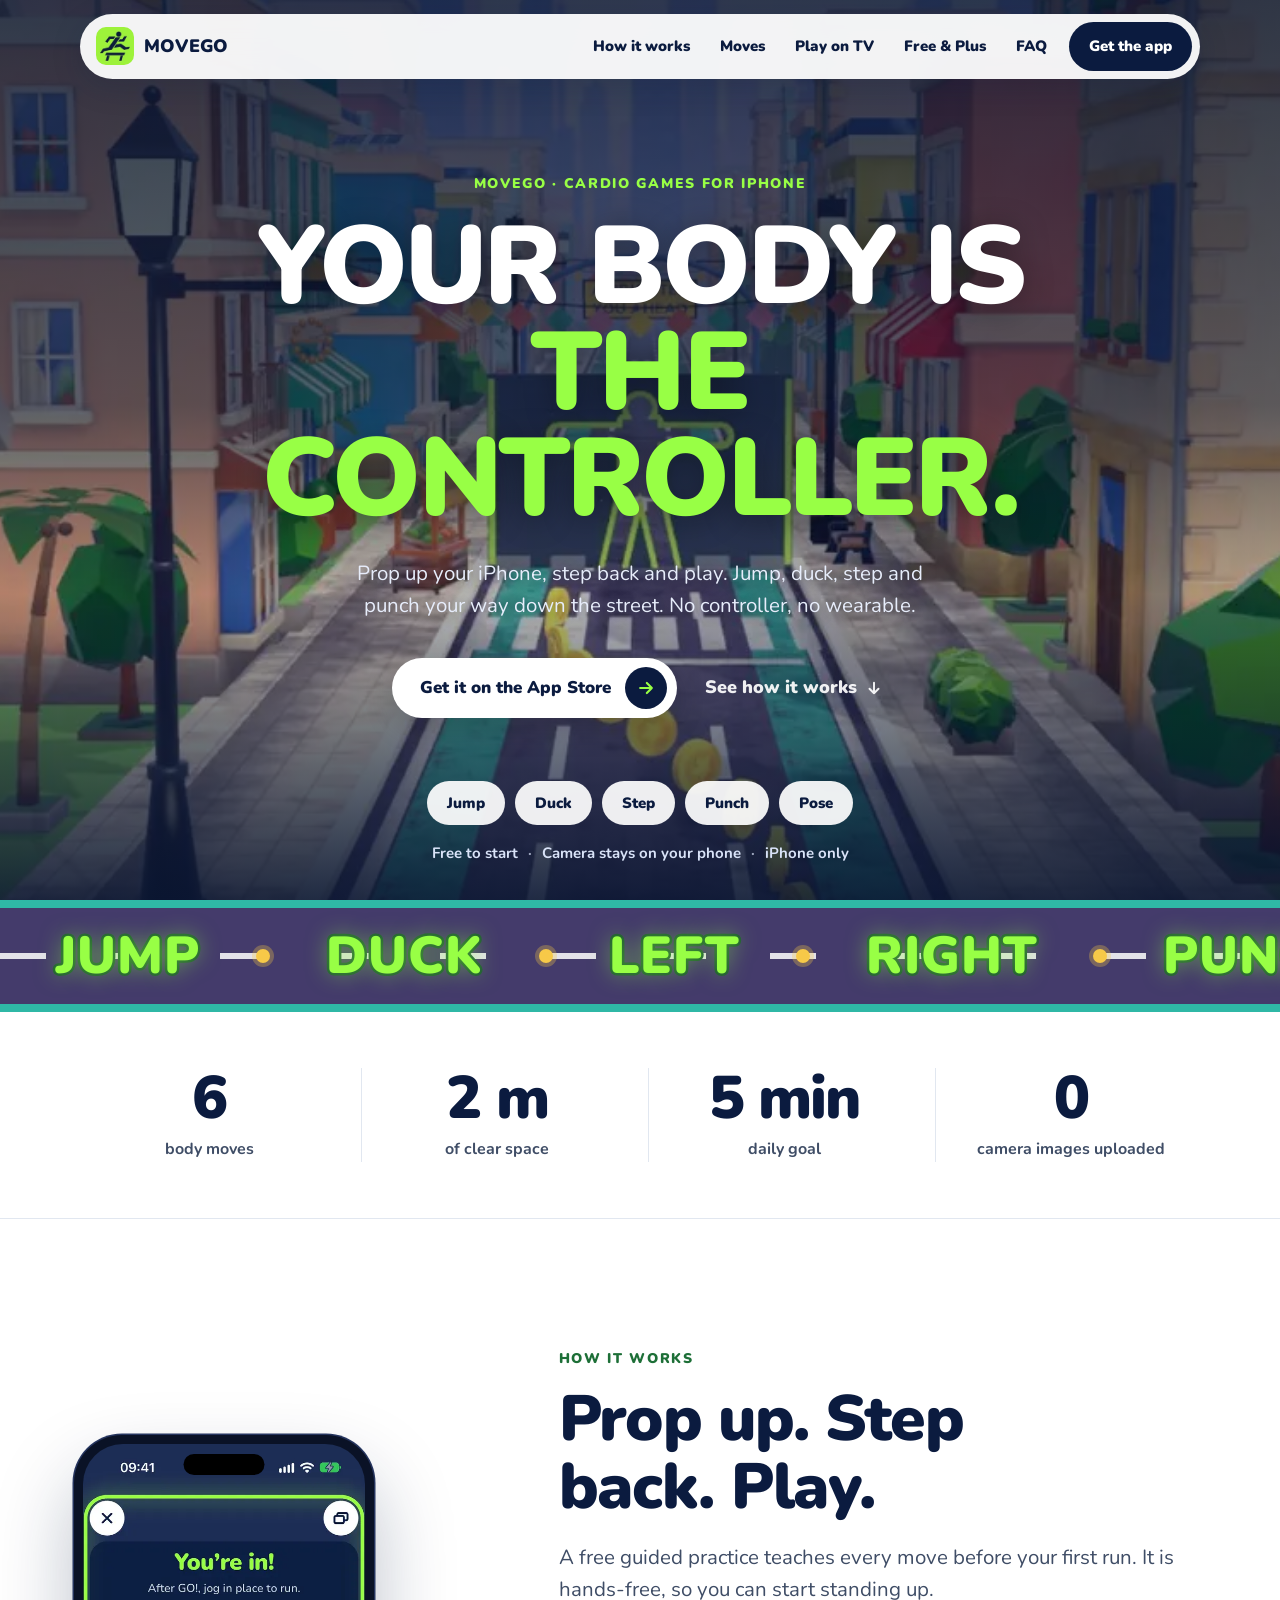
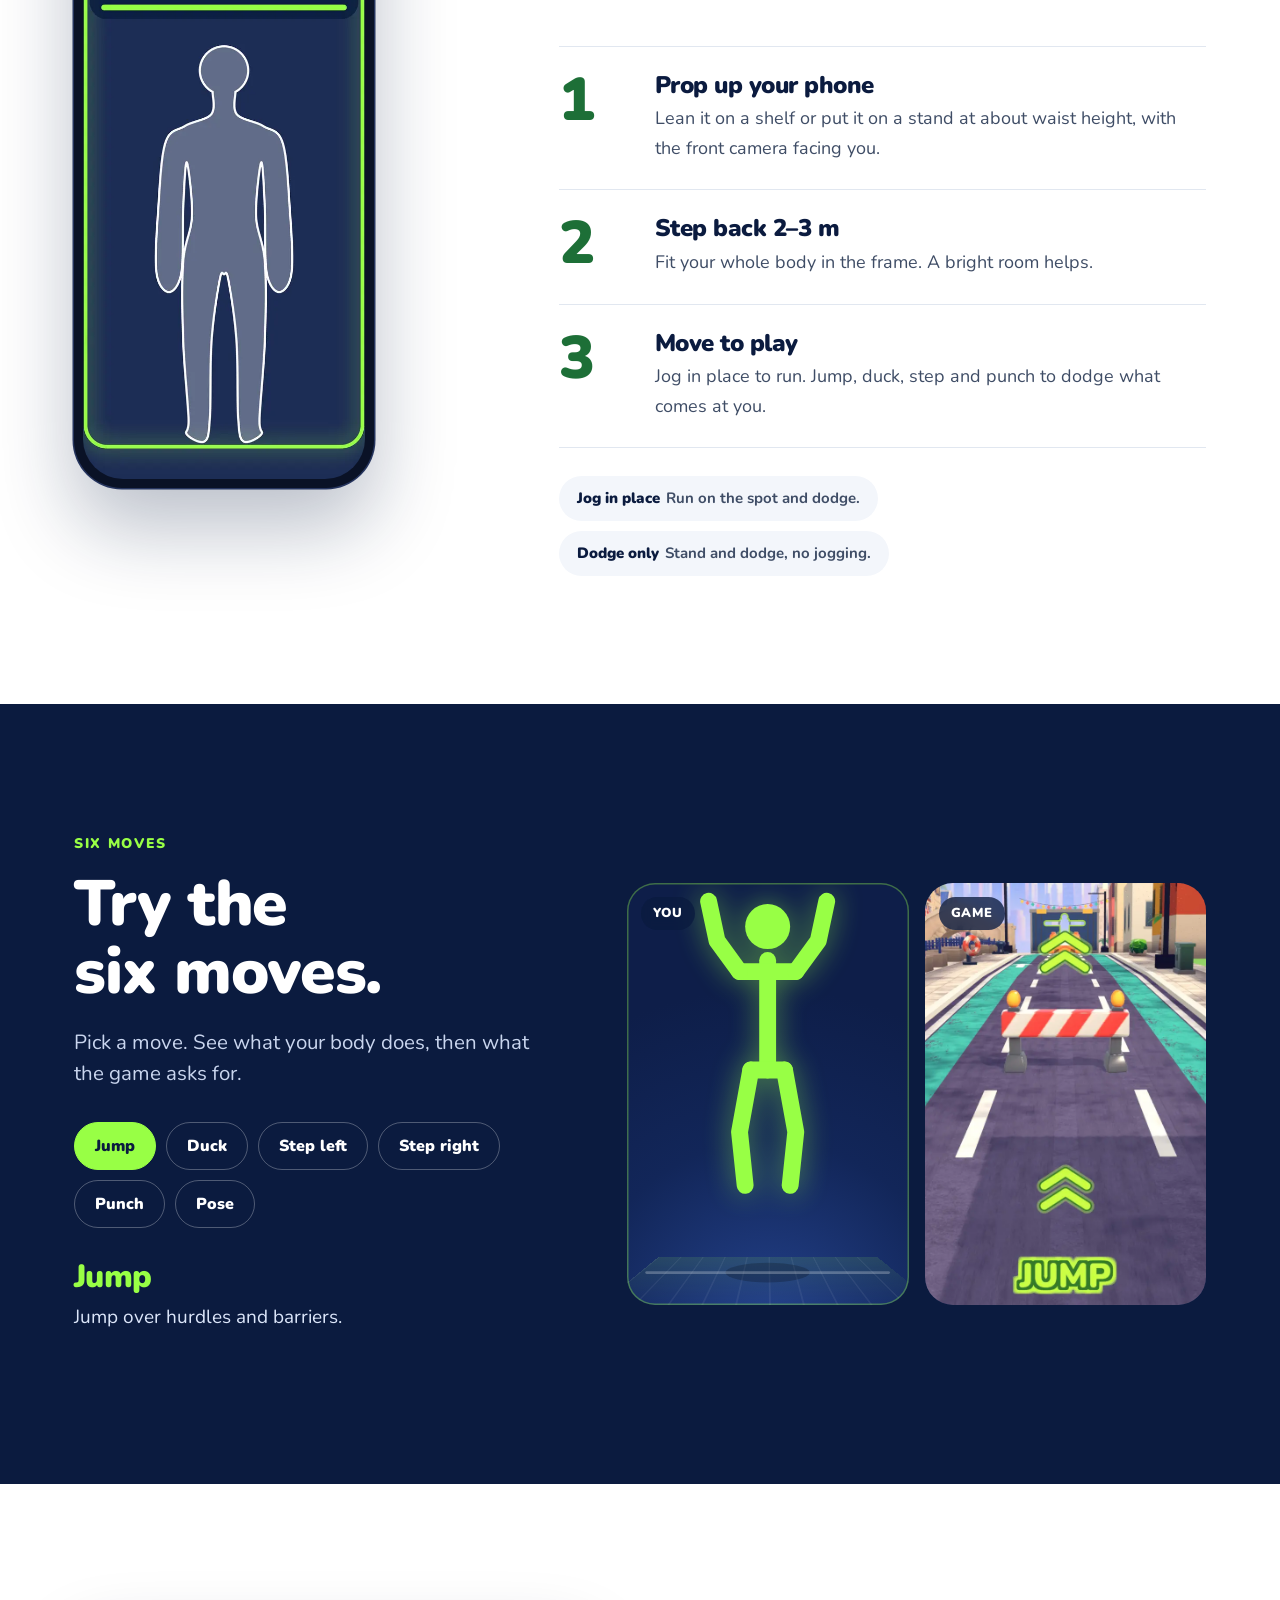
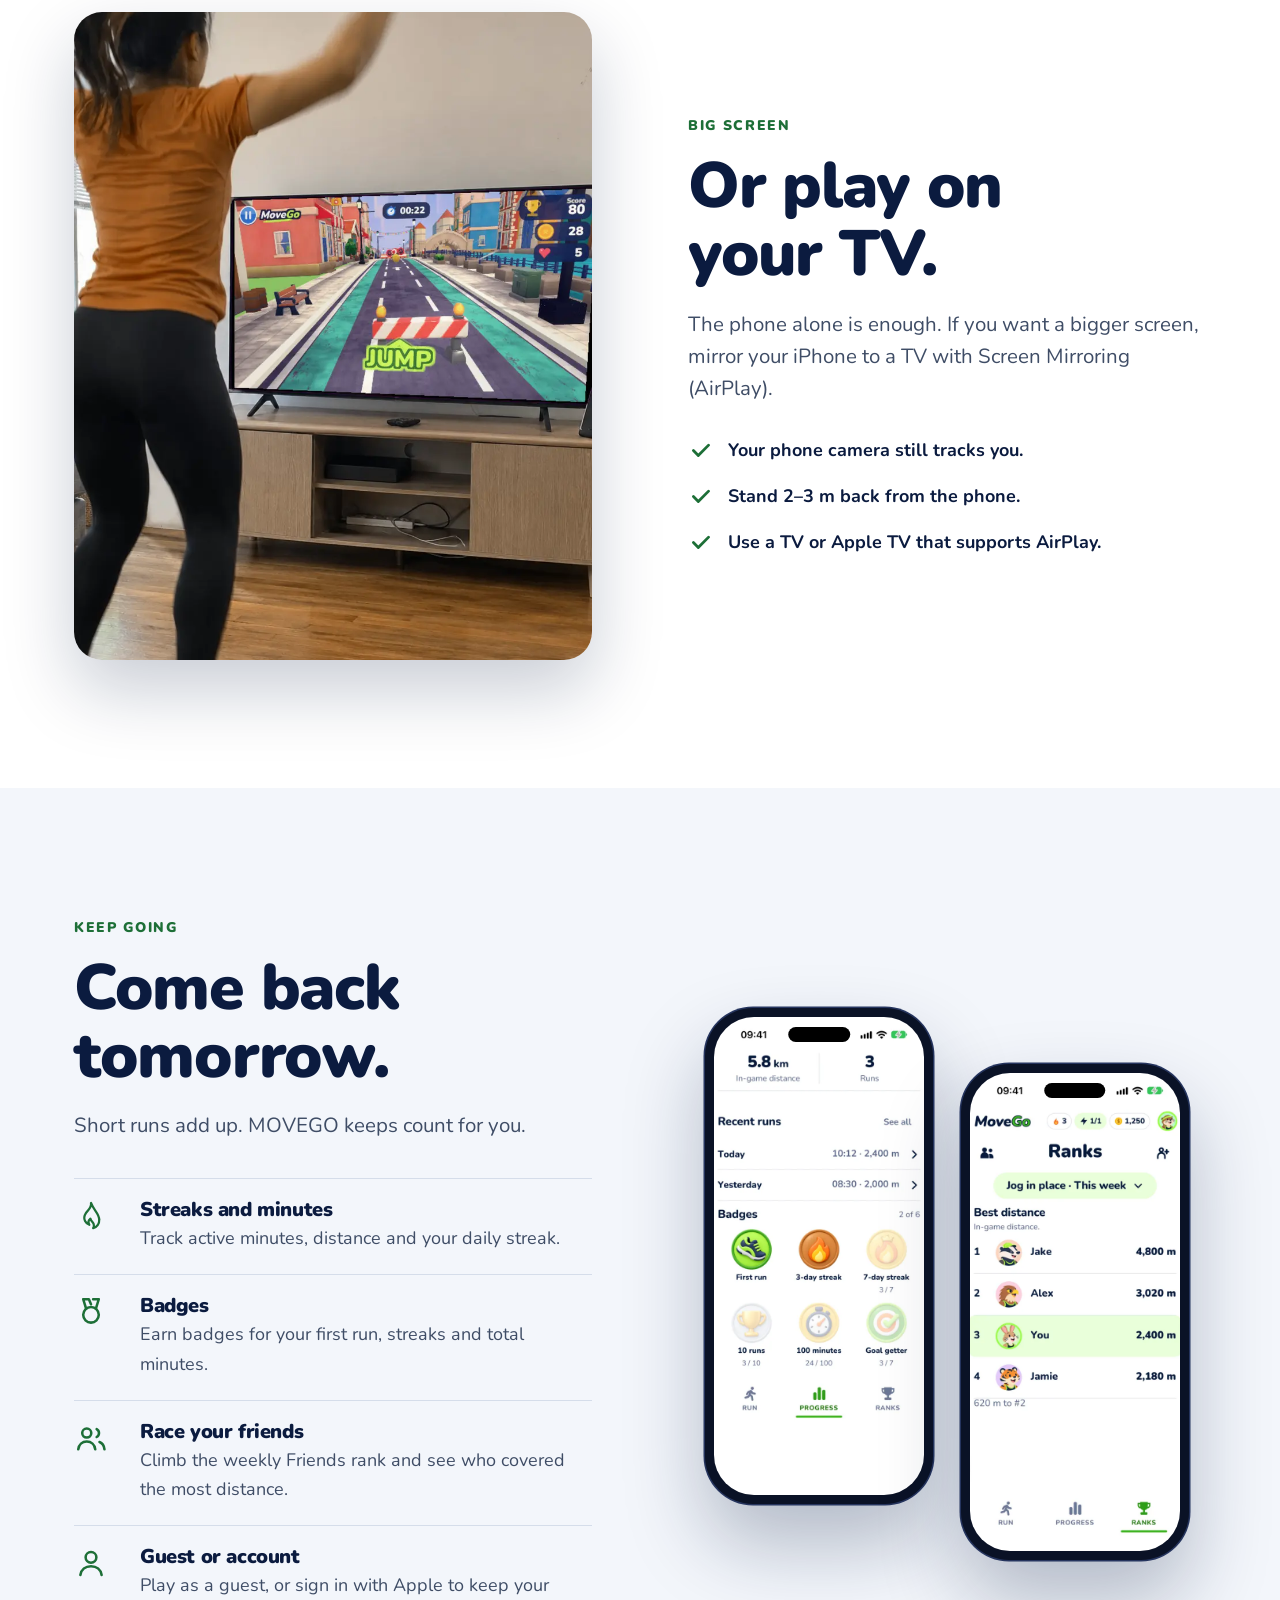
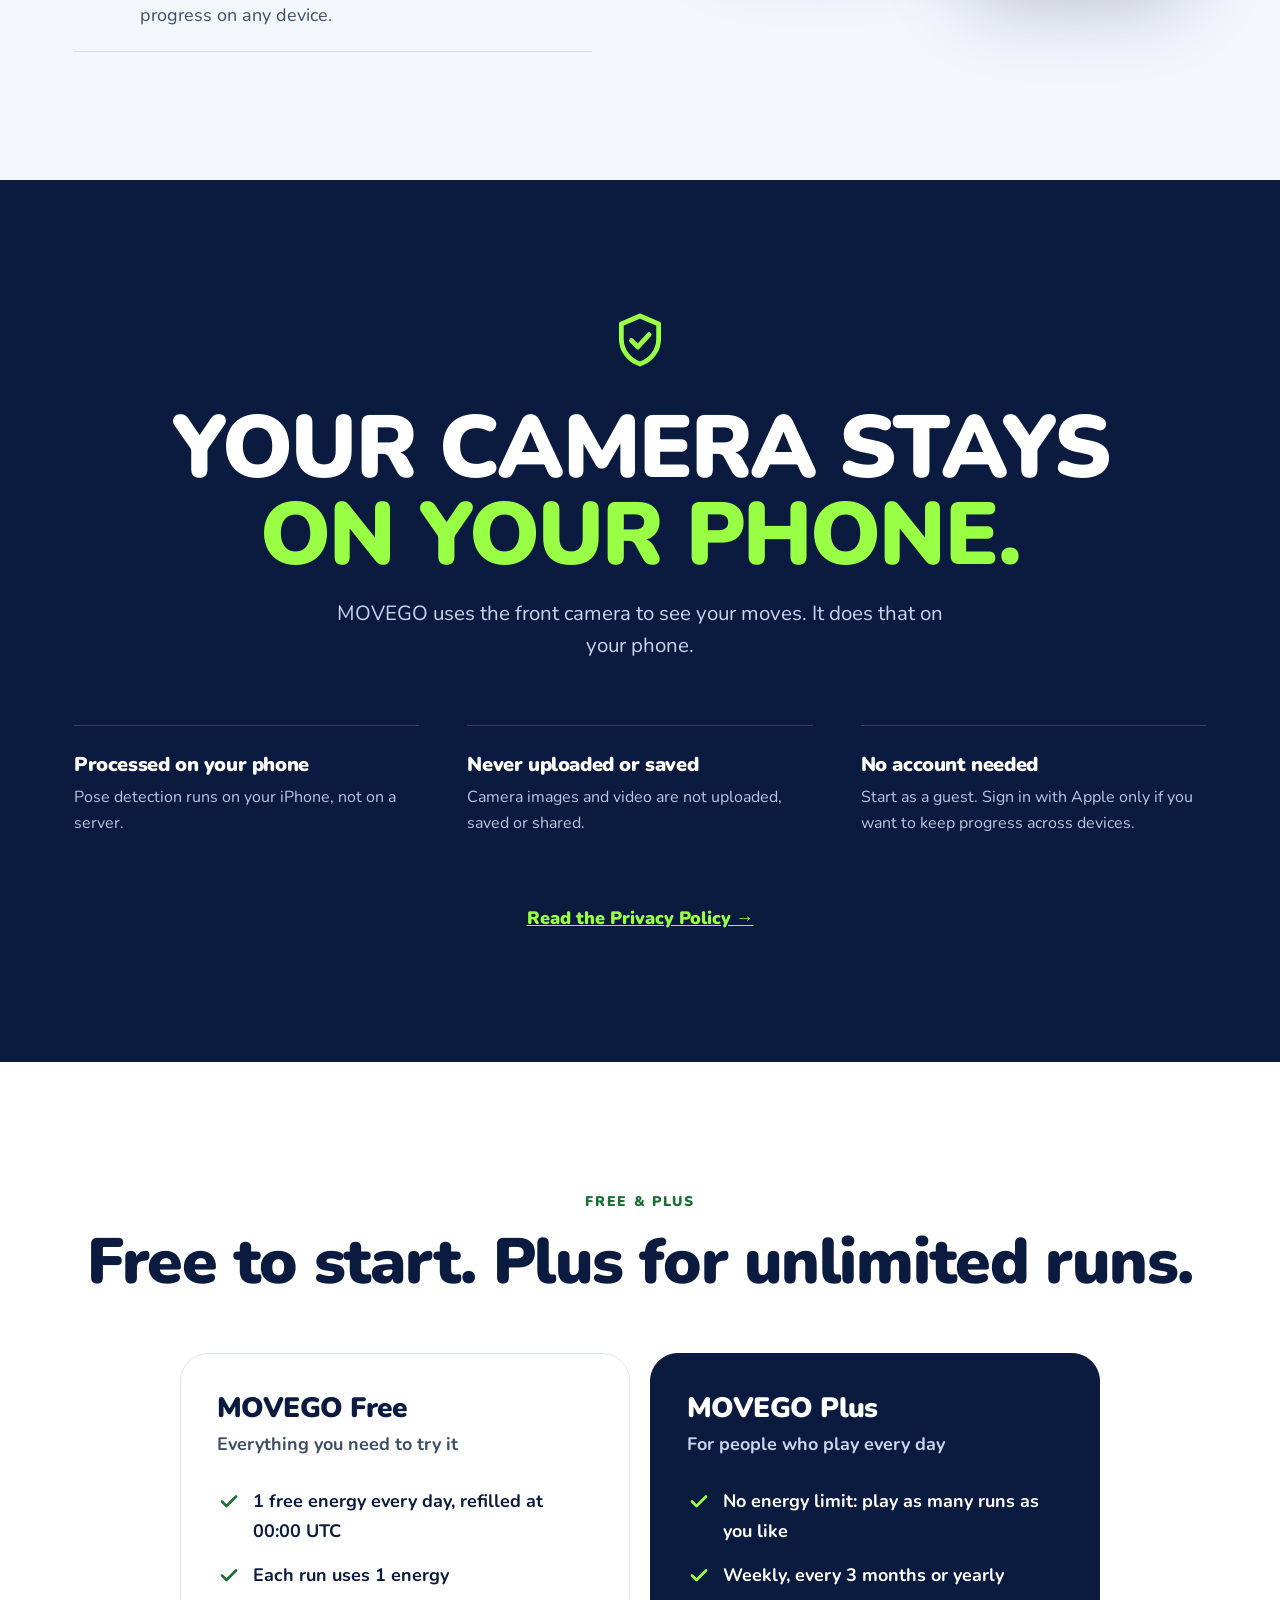
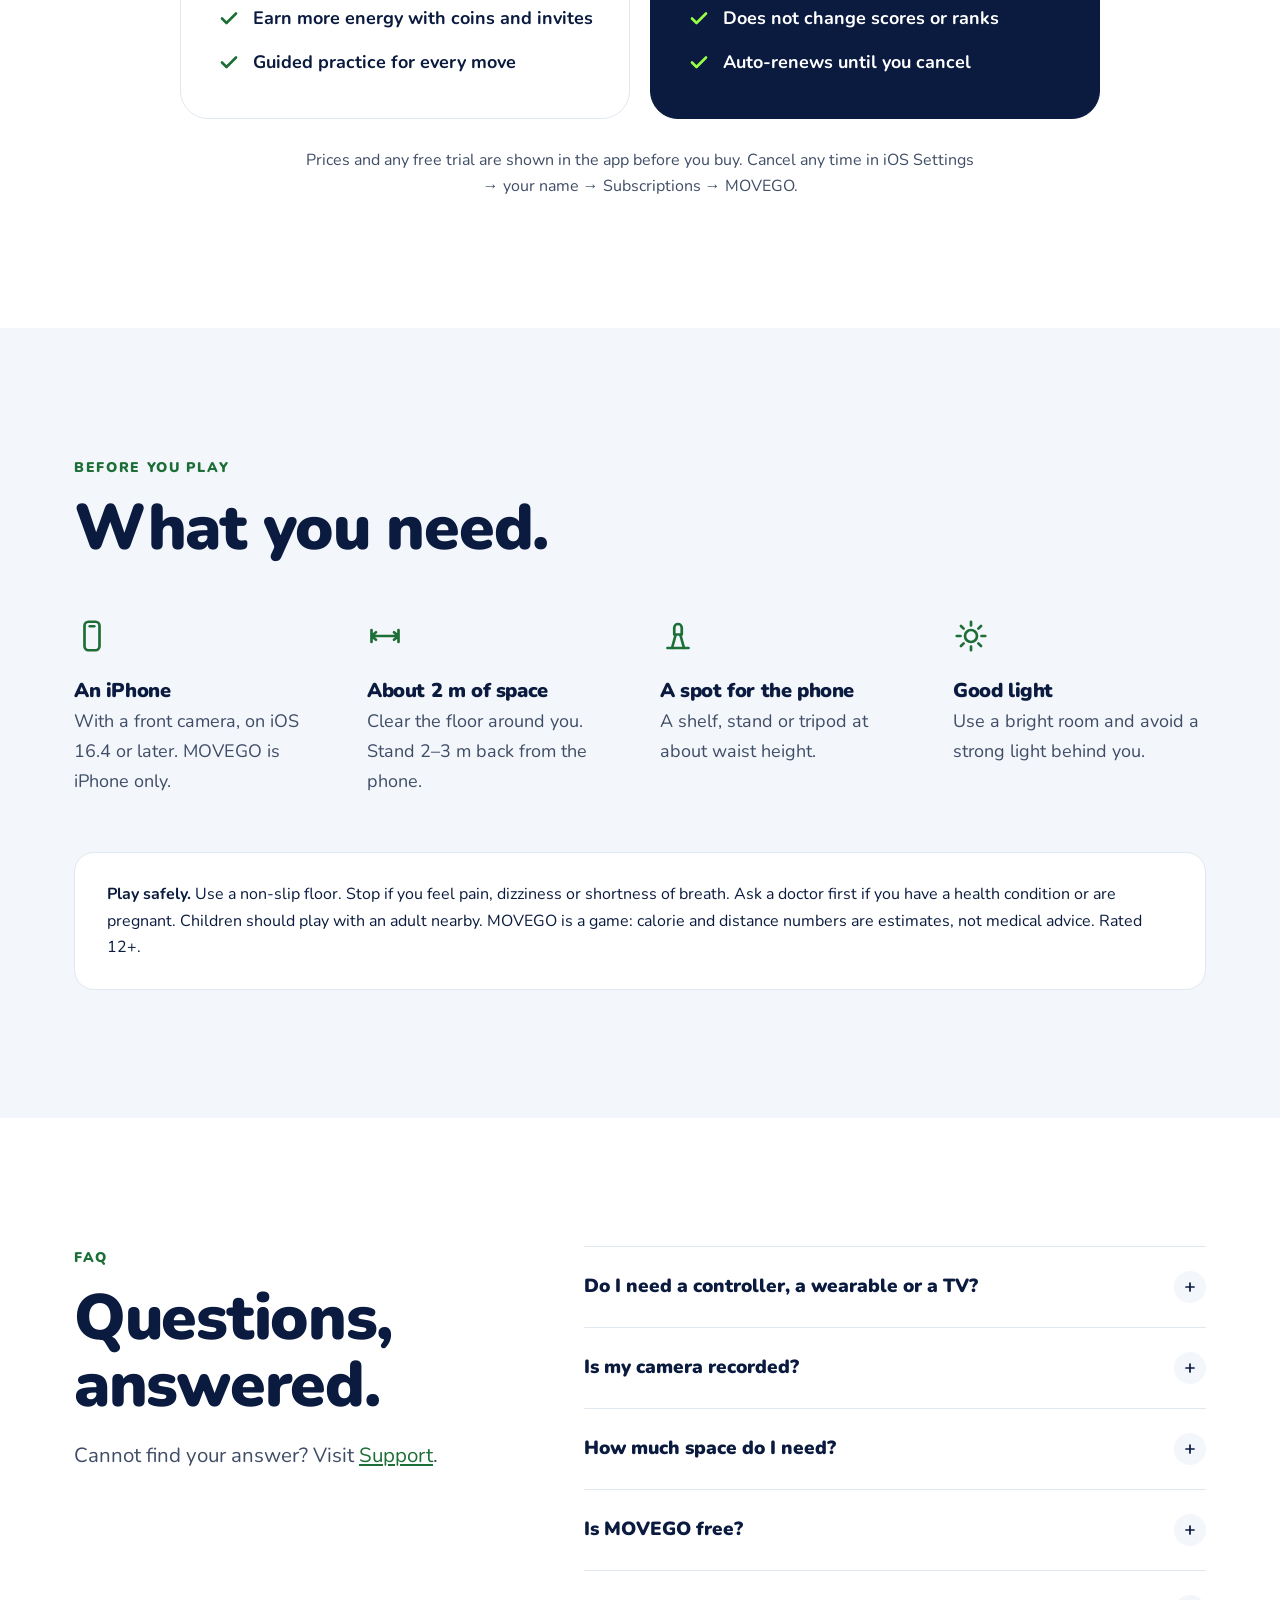
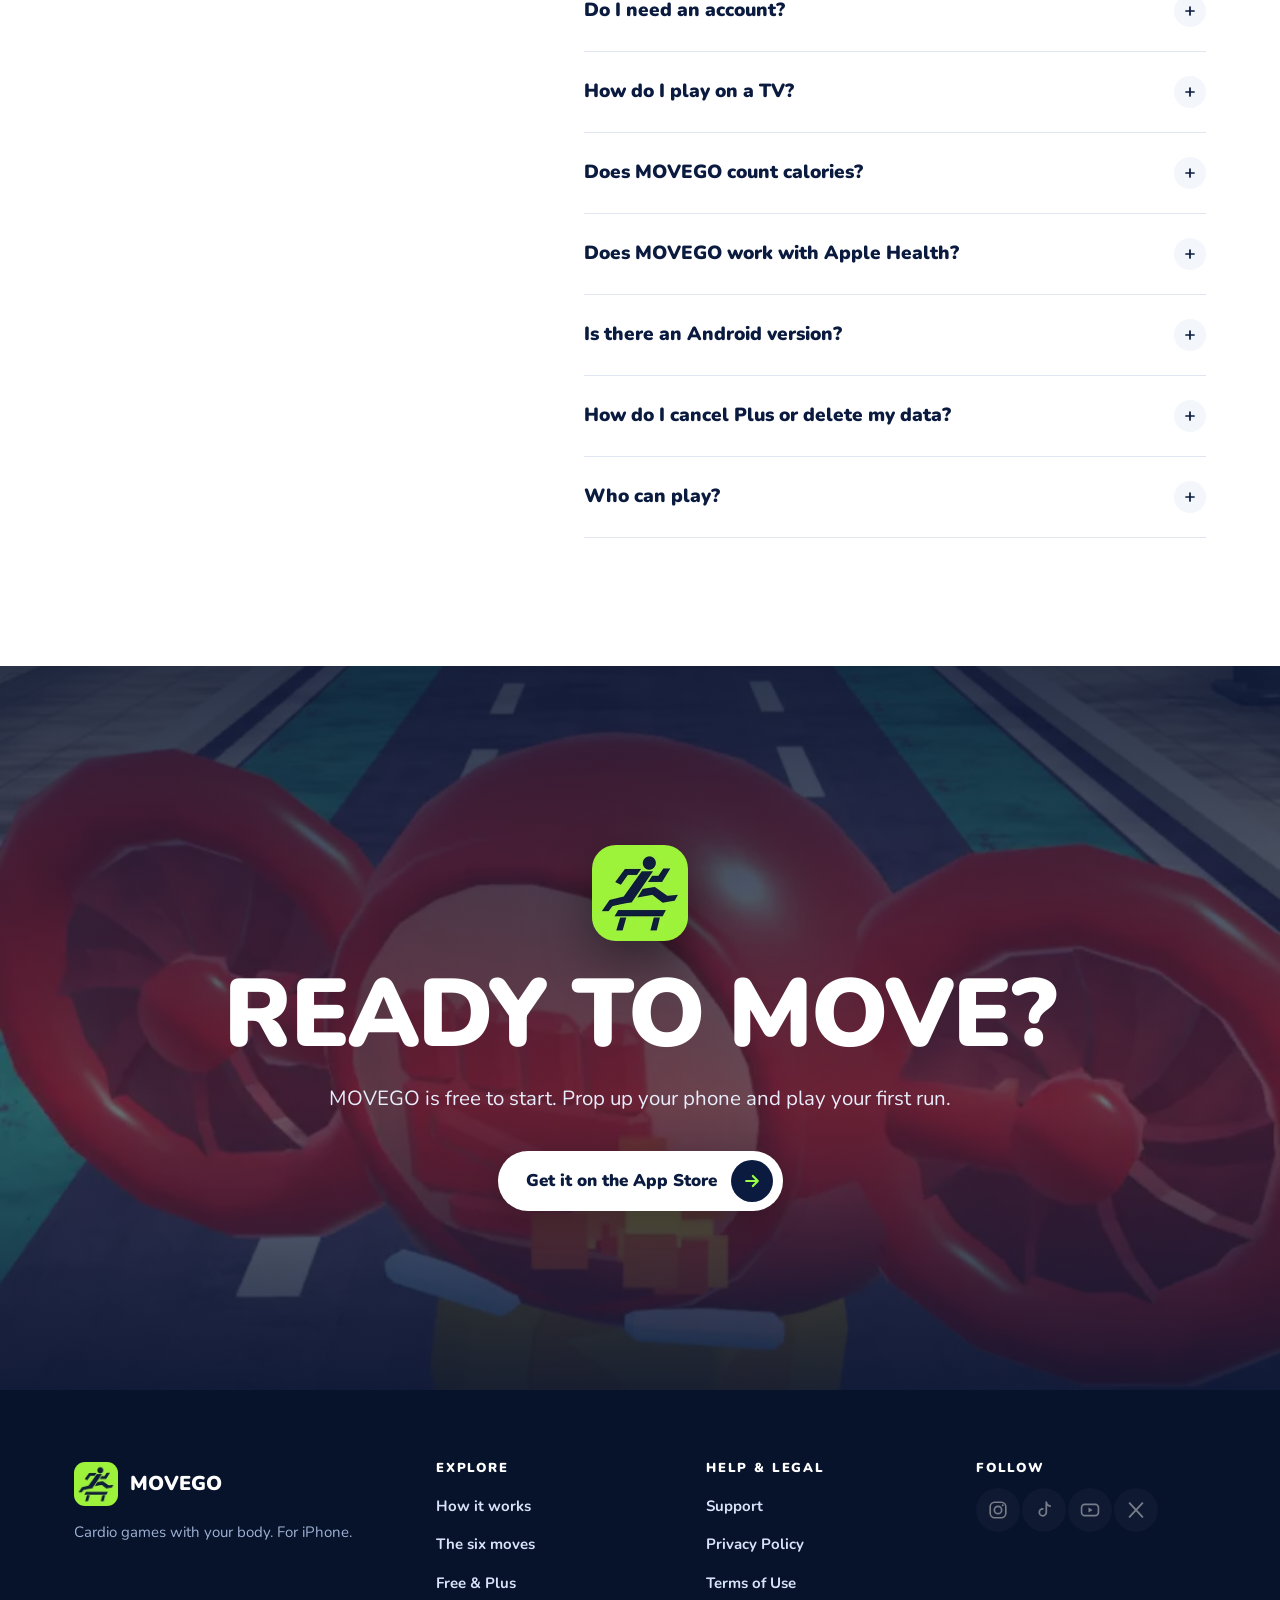
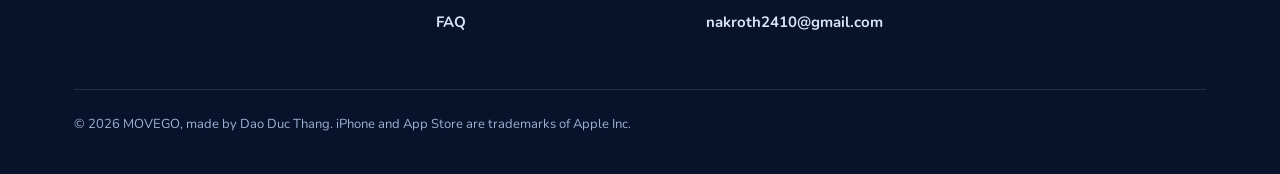
<file: index.html>
<!doctype html>
<html lang="en" data-live="true">
<head>
<meta charset="utf-8">
<meta name="viewport" content="width=device-width, initial-scale=1">
<title>MOVEGO: Immersive Workout – Cardio games with your body</title>
<meta name="description" content="Cardio games for iPhone. Prop up your phone, step back, then jump, duck, punch and pose to play. Your camera never leaves your phone.">
<link rel="canonical" href="https://movegoimmersiveworkout.app/">
<meta name="theme-color" content="#0B1B3F">
<meta name="msvalidate.01" content="73B3C15CCC561C54CA3A8B295E357803">
<meta name="robots" content="index,follow,max-image-preview:large">
<meta name="application-name" content="MOVEGO">
<meta name="author" content="Dao Duc Thang">
<link rel="alternate" type="text/plain" href="llms.txt" title="LLM summary">
<meta name="apple-itunes-app" content="app-id=6777393163">
<meta property="og:type" content="website">
<meta property="og:site_name" content="MOVEGO">
<meta property="og:locale" content="en_US">
<meta property="og:title" content="MOVEGO: Immersive Workout – Cardio games with your body">
<meta property="og:description" content="Prop up your iPhone, step back and play. Jump, duck, step and punch your way down the street. No controller, no wearable.">
<meta property="og:url" content="https://movegoimmersiveworkout.app/">
<meta property="og:image" content="https://movegoimmersiveworkout.app/img/og-image.jpg">
<meta property="og:image:width" content="1200">
<meta property="og:image:height" content="630">
<meta property="og:image:alt" content="MOVEGO: your body is the controller. Game screens showing a jump and a punch.">
<meta name="twitter:card" content="summary_large_image">
<link rel="icon" href="favicon.ico" sizes="48x48">
<link rel="icon" href="favicon-32.png" sizes="32x32" type="image/png">
<link rel="icon" href="icon-192.png" sizes="192x192" type="image/png">
<link rel="apple-touch-icon" href="apple-touch-icon.png">
<link rel="manifest" href="site.webmanifest">
<link rel="preload" href="fonts/nunito-900.woff" as="font" type="font/woff" crossorigin>
<link rel="preload" href="fonts/nunito-700.woff" as="font" type="font/woff" crossorigin>
<link rel="preload" as="image" href="img/hero-wide.webp" type="image/webp" media="(min-width:701px)">
<link rel="preload" as="image" href="img/hero-tall.webp" type="image/webp" media="(max-width:700px)">
<link rel="stylesheet" href="css/site.css">
<script>document.documentElement.classList.add("js")</script>
<script type="application/ld+json">
{"@context": "https://schema.org", "@graph": [{"@type": "Organization", "@id": "https://movegoimmersiveworkout.app/#org", "name": "MOVEGO", "url": "https://movegoimmersiveworkout.app/", "logo": {"@type": "ImageObject", "url": "https://movegoimmersiveworkout.app/icon-512.png", "width": 512, "height": 512}, "founder": {"@type": "Person", "name": "Dao Duc Thang"}, "contactPoint": {"@type": "ContactPoint", "contactType": "customer support", "email": "nakroth2410@gmail.com", "availableLanguage": "English"}}, {"@type": "WebSite", "@id": "https://movegoimmersiveworkout.app/#website", "url": "https://movegoimmersiveworkout.app/", "name": "MOVEGO", "alternateName": ["MOVEGO: Immersive Workout", "MoveGo"], "inLanguage": "en", "publisher": {"@id": "https://movegoimmersiveworkout.app/#org"}}, {"@type": "MobileApplication", "@id": "https://movegoimmersiveworkout.app/#app", "name": "MOVEGO: Immersive Workout", "alternateName": "MOVEGO", "operatingSystem": "iOS 16.4 or later", "applicationCategory": "HealthApplication", "applicationSubCategory": "Exergame", "contentRating": "12+", "inLanguage": "en", "description": "A camera-controlled cardio game for iPhone. Jump, duck, step, punch and pose to play. Camera images stay on your phone.", "url": "https://movegoimmersiveworkout.app/", "image": "https://movegoimmersiveworkout.app/img/og-image.jpg", "screenshot": ["https://movegoimmersiveworkout.app/img/screen-setup.webp", "https://movegoimmersiveworkout.app/img/screen-progress.webp", "https://movegoimmersiveworkout.app/img/screen-ranks.webp"], "featureList": ["Six body moves: jump, duck, step left, step right, punch, pose", "Camera tracking runs on the phone", "Guided practice", "Daily streaks, badges and a weekly Friends rank", "Optional TV play with Screen Mirroring (AirPlay)"], "author": {"@id": "https://movegoimmersiveworkout.app/#org"}, "publisher": {"@id": "https://movegoimmersiveworkout.app/#org"}, "offers": {"@type": "Offer", "price": "0", "priceCurrency": "USD"}}]}
</script>
<script type="application/ld+json">
{"@context":"https://schema.org","@type":"FAQPage","mainEntity":[
{"@type":"Question","name":"Do I need a controller, a wearable or a TV?","acceptedAnswer":{"@type":"Answer","text":"No. You need an iPhone with a front camera. Your body is the controller. A TV is optional."}},
{"@type":"Question","name":"Is my camera recorded?","acceptedAnswer":{"@type":"Answer","text":"No. Pose detection runs on your phone. Camera images and video are never uploaded, saved or shared."}},
{"@type":"Question","name":"How much space do I need?","acceptedAnswer":{"@type":"Answer","text":"Clear about 2 meters around you. Prop the phone up at waist height and stand 2 to 3 meters back so your whole body is in view."}},
{"@type":"Question","name":"Is MOVEGO free?","acceptedAnswer":{"@type":"Answer","text":"MOVEGO is free to start. Free players get 1 energy every day and each run uses 1 energy. You can earn more with coins and invites. MOVEGO Plus removes the energy limit."}},
{"@type":"Question","name":"Do I need an account?","acceptedAnswer":{"@type":"Answer","text":"No. Play as a guest. Sign in with Apple if you want to keep your progress on any device."}},
{"@type":"Question","name":"How do I play on a TV?","acceptedAnswer":{"@type":"Answer","text":"Mirror your iPhone to a TV with Screen Mirroring (AirPlay). Your phone camera still tracks you, so stand 2 to 3 meters back from the phone."}},
{"@type":"Question","name":"Does MOVEGO count calories?","acceptedAnswer":{"@type":"Answer","text":"MOVEGO shows estimates of active calories and distance. They are not medical advice."}},
{"@type":"Question","name":"Does MOVEGO work with Apple Health?","acceptedAnswer":{"@type":"Answer","text":"Yes, if you turn it on. Apple Health is optional and write-only: MOVEGO can save your workouts there and does not read your health data."}},
{"@type":"Question","name":"Is there an Android version?","acceptedAnswer":{"@type":"Answer","text":"No. MOVEGO is for iPhone only."}},
{"@type":"Question","name":"How do I cancel Plus or delete my data?","acceptedAnswer":{"@type":"Answer","text":"Cancel in iOS Settings, your name, Subscriptions, MOVEGO. To delete your account, open Settings in the app, tap your profile and choose Delete account."}},
{"@type":"Question","name":"Who can play?","acceptedAnswer":{"@type":"Answer","text":"MOVEGO is rated 12+. Children should play with an adult nearby."}}
]}
</script>
</head>
<body>
<svg width="0" height="0" style="position:absolute" aria-hidden="true" focusable="false">
  <defs>
    <symbol id="i-check" viewBox="0 0 24 24"><path d="M5 12.5l4.5 4.5L19 7.5" fill="none" stroke="currentColor" stroke-width="2.6" stroke-linecap="round" stroke-linejoin="round"/></symbol>
    <symbol id="i-arrow" viewBox="0 0 24 24"><path d="M5 12h14M13 6l6 6-6 6" fill="none" stroke="currentColor" stroke-width="2.6" stroke-linecap="round" stroke-linejoin="round"/></symbol>
    <symbol id="i-left" viewBox="0 0 24 24"><path d="M15 5l-7 7 7 7" fill="none" stroke="currentColor" stroke-width="2.6" stroke-linecap="round" stroke-linejoin="round"/></symbol>
    <symbol id="i-right" viewBox="0 0 24 24"><path d="M9 5l7 7-7 7" fill="none" stroke="currentColor" stroke-width="2.6" stroke-linecap="round" stroke-linejoin="round"/></symbol>
    <symbol id="i-down" viewBox="0 0 24 24"><path d="M12 5v14M6 13l6 6 6-6" fill="none" stroke="currentColor" stroke-width="2.6" stroke-linecap="round" stroke-linejoin="round"/></symbol>
    <symbol id="i-clock" viewBox="0 0 24 24"><circle cx="12" cy="12" r="9" fill="none" stroke="currentColor" stroke-width="2"/><path d="M12 7v5.5l3.5 2" fill="none" stroke="currentColor" stroke-width="2" stroke-linecap="round" stroke-linejoin="round"/></symbol>
    <symbol id="i-shield" viewBox="0 0 24 24"><path d="M12 3l7 3v5.5c0 4.4-2.9 8.2-7 9.5-4.1-1.3-7-5.1-7-9.5V6l7-3z" fill="none" stroke="currentColor" stroke-width="1.8" stroke-linejoin="round"/><path d="M8.8 12.2l2.4 2.4 4.2-4.6" fill="none" stroke="currentColor" stroke-width="1.8" stroke-linecap="round" stroke-linejoin="round"/></symbol>
    <symbol id="i-phone" viewBox="0 0 24 24"><rect x="7" y="2.5" width="10" height="19" rx="2.6" fill="none" stroke="currentColor" stroke-width="1.8"/><path d="M10.5 5.5h3" stroke="currentColor" stroke-width="1.8" stroke-linecap="round"/></symbol>
    <symbol id="i-space" viewBox="0 0 24 24"><path d="M3 8v8M21 8v8M3 12h18M6 9.5L3 12l3 2.5M18 9.5l3 2.5-3 2.5" fill="none" stroke="currentColor" stroke-width="1.8" stroke-linecap="round" stroke-linejoin="round"/></symbol>
    <symbol id="i-stand" viewBox="0 0 24 24"><path d="M5 20h14M8 20l2.5-9h3L16 20M9.5 11V6.5a2.5 2.5 0 015 0V11" fill="none" stroke="currentColor" stroke-width="1.8" stroke-linecap="round" stroke-linejoin="round"/></symbol>
    <symbol id="i-sun" viewBox="0 0 24 24"><circle cx="12" cy="12" r="4" fill="none" stroke="currentColor" stroke-width="1.8"/><path d="M12 2.5V5M12 19v2.5M2.5 12H5M19 12h2.5M5.3 5.3l1.8 1.8M16.9 16.9l1.8 1.8M18.7 5.3l-1.8 1.8M7.1 16.9l-1.8 1.8" stroke="currentColor" stroke-width="1.8" stroke-linecap="round"/></symbol>
    <symbol id="i-flame" viewBox="0 0 24 24"><path d="M12 2.8c.6 3.3-2 4.7-3.6 7.1C6.9 12.2 7 14 7.8 15.5c.6 1.2 1.7 2.2 3 2.7-.9-1.5-.6-3.2.8-4.3.4 1.9 1.8 2.3 2.3 3.8.4 1.2.1 2.2-.4 2.9 2.7-.8 4.5-3.2 4.3-6C17.7 10 14.2 8.6 12 2.8z" fill="none" stroke="currentColor" stroke-width="1.6" stroke-linejoin="round"/></symbol>
    <symbol id="i-medal" viewBox="0 0 24 24"><circle cx="12" cy="14" r="5.5" fill="none" stroke="currentColor" stroke-width="1.8"/><path d="M8.5 9.5L6.5 3h4l1.5 3.5M15.5 9.5L17.5 3h-4" fill="none" stroke="currentColor" stroke-width="1.8" stroke-linejoin="round" stroke-linecap="round"/></symbol>
    <symbol id="i-users" viewBox="0 0 24 24"><circle cx="9" cy="8.5" r="3.2" fill="none" stroke="currentColor" stroke-width="1.8"/><path d="M3 20c.4-3.4 2.8-5.5 6-5.5s5.6 2.1 6 5.5M16 5.7a3.2 3.2 0 010 5.6M18 14.8c1.9.7 3.2 2.4 3.5 5.2" fill="none" stroke="currentColor" stroke-width="1.8" stroke-linecap="round"/></symbol>
    <symbol id="i-user" viewBox="0 0 24 24"><circle cx="12" cy="8" r="3.8" fill="none" stroke="currentColor" stroke-width="1.8"/><path d="M4.5 20.5c.6-4 3.6-6.2 7.5-6.2s6.9 2.2 7.5 6.2" fill="none" stroke="currentColor" stroke-width="1.8" stroke-linecap="round"/></symbol>
    <symbol id="i-apple" viewBox="0 0 24 24"><path d="M16.4 12.7c0-2.3 1.9-3.4 2-3.5-1.1-1.6-2.8-1.8-3.4-1.8-1.4-.1-2.8.9-3.5.9-.7 0-1.9-.8-3.1-.8-1.6 0-3 .9-3.800 2.300-1.600 2.800-.4 7 1.200 9.200.8 1.100 1.700 2.300 2.900 2.300 1.200 0 1.600-.7 3-.7s1.800.7 3 .7c1.300 0 2.100-1.100 2.800-2.200.9-1.300 1.300-2.500 1.300-2.600-.1 0-2.400-.9-2.400-3.800zM14.200 5.800c.6-.8 1.100-1.900.9-3-.9 0-2.100.6-2.700 1.400-.6.700-1.100 1.800-1 2.900 1.100.1 2.200-.5 2.800-1.300z" fill="currentColor"/></symbol>
  </defs>
</svg>

<a class="skip" href="#main">Skip to content</a>

<div class="nav-shell" id="top">
  <div class="nav-pill">
    <a class="brand" href="#top" aria-label="MOVEGO home"><img src="img/app-icon-96.webp" width="38" height="38" alt="">MOVEGO</a>
    <button class="burger" type="button" aria-expanded="false" aria-controls="nav" aria-label="Menu"><span></span></button>
    <nav class="nav" id="nav" aria-label="Main">
      <a href="#how">How it works</a>
      <a href="#moves">Moves</a>
      <a href="#tv">Play on TV</a>
      <a href="#plus">Free &amp; Plus</a>
      <a href="#faq">FAQ</a>
      <a class="nav-cta" href="#download">Get the app</a>
    </nav>
  </div>
</div>

<main id="main">

<!-- HERO: full-bleed gameplay -->
<section class="hero" aria-labelledby="h1">
  <div class="hero-bg">
    <picture>
      <source media="(max-width:700px)" srcset="img/hero-tall.webp">
      <img src="img/hero-wide.webp" width="1920" height="1080" alt="" fetchpriority="high">
    </picture>
    <video muted loop playsinline preload="none" poster="img/hero-wide.webp" data-src-wide="video/gameplay-wide.mp4" data-src-tall="video/gameplay-tall.mp4" aria-hidden="true" tabindex="-1"></video>
  </div>
  <div class="wrap">
    <p class="eyebrow">MOVEGO · Cardio games for iPhone</p>
    <h1 id="h1">Your body is <em>the controller.</em></h1>
    <p class="lead">Prop up your iPhone, step back and play. Jump, duck, step and punch your way down the street. No controller, no wearable.</p>
    <div class="cta">
      <a class="btn when-live" href="https://apps.apple.com/app/id6777393163">Get it on the App Store<span class="go"><svg aria-hidden="true"><use href="#i-arrow"/></svg></span></a>
      <span class="btn btn-soon when-soon"><svg aria-hidden="true"><use href="#i-clock"/></svg>Coming soon to the App Store</span>
      <a class="link-down" href="#how">See how it works<svg aria-hidden="true"><use href="#i-down"/></svg></a>
    </div>
  </div>
  <div class="hero-foot">
    <div class="pills" aria-label="The six moves"><a href="#moves">Jump</a><a href="#moves">Duck</a><a href="#moves">Step</a><a href="#moves">Punch</a><a href="#moves">Pose</a></div>
    <p class="trust"><span>Free to start</span><span>Camera stays on your phone</span><span>iPhone only</span></p>
  </div>
</section>

<!-- ROAD TICKER: the game's street with its cue words -->
<div class="road" aria-hidden="true"><div class="road-track"><span>JUMP</span><i></i><span>DUCK</span><i></i><span>LEFT</span><i></i><span>RIGHT</span><i></i><span>PUNCH</span><i></i><span>POSE</span><i></i><span>JUMP</span><i></i><span>DUCK</span><i></i><span>LEFT</span><i></i><span>RIGHT</span><i></i><span>PUNCH</span><i></i><span>POSE</span><i></i></div></div>

<!-- FACTS -->
<section class="facts" aria-label="MOVEGO in numbers">
  <div class="wrap">
    <ul>
      <li><b>6</b><span>body moves</span></li>
      <li><b>2 m</b><span>of clear space</span></li>
      <li><b>5 min</b><span>daily goal</span></li>
      <li><b>0</b><span>camera images uploaded</span></li>
    </ul>
  </div>
</section>

<!-- HOW IT WORKS -->
<section class="sec" id="how" aria-labelledby="how-h">
  <div class="wrap how">
    <div class="how-media reveal">
      <div class="phone"><img src="img/screen-setup.webp" width="560" height="1218" loading="lazy" alt="The MOVEGO setup screen: a body outline to line yourself up with, and the message You're in"></div>
    </div>
    <div>
      <span class="eyebrow">How it works</span>
      <h2 class="h2" id="how-h">Prop up. Step back. Play.</h2>
      <p class="lead">A free guided practice teaches every move before your first run. It is hands-free, so you can start standing up.</p>
      <ol class="steps">
        <li class="step reveal"><span class="num" aria-hidden="true">1</span><div><h3>Prop up your phone</h3><p>Lean it on a shelf or put it on a stand at about waist height, with the front camera facing you.</p></div></li>
        <li class="step reveal"><span class="num" aria-hidden="true">2</span><div><h3>Step back 2–3 m</h3><p>Fit your whole body in the frame. A bright room helps.</p></div></li>
        <li class="step reveal"><span class="num" aria-hidden="true">3</span><div><h3>Move to play</h3><p>Jog in place to run. Jump, duck, step and punch to dodge what comes at you.</p></div></li>
      </ol>
      <ul class="modes" aria-label="Play modes">
        <li class="mode"><b>Jog in place</b>Run on the spot and dodge.</li>
        <li class="mode"><b>Dodge only</b>Stand and dodge, no jogging.</li>
      </ul>
    </div>
  </div>
</section>

<!-- SIX MOVES: interactive stage -->
<section class="sec dark" id="moves" aria-labelledby="moves-h">
  <div class="wrap stage">
    <div class="stage-copy">
      <span class="eyebrow">Six moves</span>
      <h2 class="h2" id="moves-h">Try the six moves.</h2>
      <p class="lead">Pick a move. See what your body does, then what the game asks for.</p>
      <div class="move-tabs" role="tablist" aria-label="Moves">
        <button type="button" role="tab" aria-selected="true" data-move="0">Jump</button>
        <button type="button" role="tab" aria-selected="false" data-move="1">Duck</button>
        <button type="button" role="tab" aria-selected="false" data-move="2">Step left</button>
        <button type="button" role="tab" aria-selected="false" data-move="3">Step right</button>
        <button type="button" role="tab" aria-selected="false" data-move="4">Punch</button>
        <button type="button" role="tab" aria-selected="false" data-move="5">Pose</button>
      </div>
      <div class="move-info" aria-live="polite">
        <h3 id="mv-title">Jump</h3>
        <p id="mv-text">Jump over hurdles and barriers.</p>
      </div>
      <ul class="sr-only moves-list">
        <li>Jump: jump over hurdles and barriers.</li>
        <li>Duck: duck under bars and gates.</li>
        <li>Step left: step left to dodge blocks and grab coins.</li>
        <li>Step right: step right to clear crates and walls.</li>
        <li>Punch: throw a punch to smash what is in your way.</li>
        <li>Pose: match the outline on the wall to pass through.</li>
      </ul>
    </div>
    <div class="stage-art">
      <div class="mat" aria-hidden="true">
        <svg class="fig" viewBox="0 0 200 290" role="img" aria-label="A stick figure showing the selected move">
          <ellipse class="f-shadow" cx="100" cy="272" rx="46" ry="7"/>
          <line class="f-floor" x1="14" y1="272" x2="186" y2="272"/>
          <g class="f-body">
            <line id="f-spine"/><line id="f-sh"/><line id="f-hip"/>
            <polyline id="f-armL"/><polyline id="f-armR"/><polyline id="f-legL"/><polyline id="f-legR"/>
            <circle id="f-head" r="16"/>
          </g>
        </svg>
        <span class="mat-tag">You</span>
      </div>
      <div class="screen">
        <img class="on" src="img/move-jump.webp" width="640" height="960" alt="Game screen: a striped barrier ahead with a JUMP cue">
        <img src="img/move-duck.webp" width="640" height="960" loading="lazy" alt="Game screen: a low bar over coins with a DUCK cue">
        <img src="img/move-left.webp" width="640" height="960" loading="lazy" alt="Game screen: a stack of blocks in the road with a LEFT cue">
        <img src="img/move-right.webp" width="640" height="960" loading="lazy" alt="Game screen: a crate in the road with a RIGHT cue">
        <img src="img/move-punch.webp" width="640" height="960" loading="lazy" alt="Game screen: a red target with a fist icon flying toward you">
        <img src="img/move-pose.webp" width="640" height="960" loading="lazy" alt="Game screen: a wall with a body-shaped hole and a POSE cue">
        <span class="mat-tag">Game</span>
      </div>
    </div>
  </div>
</section>

<!-- TV -->
<section class="sec" id="tv" aria-labelledby="tv-h">
  <div class="wrap split">
    <figure class="split-media reveal">
      <div class="tv-img"><img src="img/tv-living-room.webp" width="900" height="1623" loading="lazy" alt="A woman jumping in a living room while MOVEGO runs on the TV behind her"></div>
    </figure>
    <div>
      <span class="eyebrow">Big screen</span>
      <h2 class="h2" id="tv-h">Or play on your TV.</h2>
      <p class="lead">The phone alone is enough. If you want a bigger screen, mirror your iPhone to a TV with Screen Mirroring (AirPlay).</p>
      <ul class="checks">
        <li><svg aria-hidden="true"><use href="#i-check"/></svg>Your phone camera still tracks you.</li>
        <li><svg aria-hidden="true"><use href="#i-check"/></svg>Stand 2–3 m back from the phone.</li>
        <li><svg aria-hidden="true"><use href="#i-check"/></svg>Use a TV or Apple TV that supports AirPlay.</li>
      </ul>
    </div>
  </div>
</section>

<!-- PROGRESS -->
<section class="sec soft" id="progress" aria-labelledby="prog-h">
  <div class="wrap split">
    <div>
      <span class="eyebrow">Keep going</span>
      <h2 class="h2" id="prog-h">Come back tomorrow.</h2>
      <p class="lead">Short runs add up. MOVEGO keeps count for you.</p>
      <ul class="rows">
        <li><svg aria-hidden="true"><use href="#i-flame"/></svg><div><h3>Streaks and minutes</h3><p>Track active minutes, distance and your daily streak.</p></div></li>
        <li><svg aria-hidden="true"><use href="#i-medal"/></svg><div><h3>Badges</h3><p>Earn badges for your first run, streaks and total minutes.</p></div></li>
        <li><svg aria-hidden="true"><use href="#i-users"/></svg><div><h3>Race your friends</h3><p>Climb the weekly Friends rank and see who covered the most distance.</p></div></li>
        <li><svg aria-hidden="true"><use href="#i-user"/></svg><div><h3>Guest or account</h3><p>Play as a guest, or sign in with Apple to keep your progress on any device.</p></div></li>
      </ul>
    </div>
    <div class="reveal">
      <div class="phones">
        <div class="phone"><img src="img/screen-progress.webp" width="560" height="1218" loading="lazy" alt="The Progress screen: distance, runs, recent runs and badges"></div>
        <div class="phone"><img src="img/screen-ranks.webp" width="560" height="1218" loading="lazy" alt="The Ranks screen: a weekly friends leaderboard"></div>
      </div>
    </div>
  </div>
</section>

<!-- PRIVACY -->
<section class="sec dark" id="privacy" aria-labelledby="priv-h">
  <div class="wrap statement">
    <svg class="shield" aria-hidden="true"><use href="#i-shield"/></svg>
    <h2 id="priv-h">Your camera stays <em>on your phone.</em></h2>
    <p class="lead">MOVEGO uses the front camera to see your moves. It does that on your phone.</p>
    <ul class="cols3">
      <li><h3>Processed on your phone</h3><p>Pose detection runs on your iPhone, not on a server.</p></li>
      <li><h3>Never uploaded or saved</h3><p>Camera images and video are not uploaded, saved or shared.</p></li>
      <li><h3>No account needed</h3><p>Start as a guest. Sign in with Apple only if you want to keep progress across devices.</p></li>
    </ul>
    <a class="more" href="privacy.html">Read the Privacy Policy →</a>
  </div>
</section>

<!-- FREE & PLUS -->
<section class="sec" id="plus" aria-labelledby="plus-h">
  <div class="wrap">
    <div class="center">
      <span class="eyebrow">Free &amp; Plus</span>
      <h2 class="h2" id="plus-h">Free to start. Plus for unlimited runs.</h2>
    </div>
    <div class="plans">
      <article class="plan reveal">
        <h3>MOVEGO Free</h3>
        <p class="tag">Everything you need to try it</p>
        <ul class="ticks">
          <li><svg aria-hidden="true"><use href="#i-check"/></svg>1 free energy every day, refilled at 00:00 UTC</li>
          <li><svg aria-hidden="true"><use href="#i-check"/></svg>Each run uses 1 energy</li>
          <li><svg aria-hidden="true"><use href="#i-check"/></svg>Earn more energy with coins and invites</li>
          <li><svg aria-hidden="true"><use href="#i-check"/></svg>Guided practice for every move</li>
        </ul>
      </article>
      <article class="plan plus reveal">
        <h3>MOVEGO Plus</h3>
        <p class="tag">For people who play every day</p>
        <ul class="ticks">
          <li><svg aria-hidden="true"><use href="#i-check"/></svg>No energy limit: play as many runs as you like</li>
          <li><svg aria-hidden="true"><use href="#i-check"/></svg>Weekly, every 3 months or yearly</li>
          <li><svg aria-hidden="true"><use href="#i-check"/></svg>Does not change scores or ranks</li>
          <li><svg aria-hidden="true"><use href="#i-check"/></svg>Auto-renews until you cancel</li>
        </ul>
      </article>
    </div>
    <p class="fine">Prices and any free trial are shown in the app before you buy. Cancel any time in iOS Settings → your name → Subscriptions → MOVEGO.</p>
  </div>
</section>

<!-- BEFORE YOU PLAY -->
<section class="sec soft" id="need" aria-labelledby="need-h">
  <div class="wrap">
    <span class="eyebrow">Before you play</span>
    <h2 class="h2" id="need-h">What you need.</h2>
    <ul class="need">
      <li class="reveal"><svg aria-hidden="true"><use href="#i-phone"/></svg><h3>An iPhone</h3><p>With a front camera, on iOS 16.4 or later. MOVEGO is iPhone only.</p></li>
      <li class="reveal"><svg aria-hidden="true"><use href="#i-space"/></svg><h3>About 2 m of space</h3><p>Clear the floor around you. Stand 2–3 m back from the phone.</p></li>
      <li class="reveal"><svg aria-hidden="true"><use href="#i-stand"/></svg><h3>A spot for the phone</h3><p>A shelf, stand or tripod at about waist height.</p></li>
      <li class="reveal"><svg aria-hidden="true"><use href="#i-sun"/></svg><h3>Good light</h3><p>Use a bright room and avoid a strong light behind you.</p></li>
    </ul>
    <p class="safety"><strong>Play safely.</strong> Use a non-slip floor. Stop if you feel pain, dizziness or shortness of breath. Ask a doctor first if you have a health condition or are pregnant. Children should play with an adult nearby. MOVEGO is a game: calorie and distance numbers are estimates, not medical advice. Rated 12+.</p>
  </div>
</section>

<!-- FAQ -->
<section class="sec" id="faq" aria-labelledby="faq-h">
  <div class="wrap faq-wrap">
    <div class="faq-title">
      <span class="eyebrow">FAQ</span>
      <h2 class="h2" id="faq-h">Questions, answered.</h2>
      <p class="lead">Cannot find your answer? Visit <a href="support.html">Support</a>.</p>
    </div>
    <div class="faq">
      <details><summary>Do I need a controller, a wearable or a TV?</summary><div class="ans"><p>No. You need an iPhone with a front camera. Your body is the controller. A TV is optional.</p></div></details>
      <details><summary>Is my camera recorded?</summary><div class="ans"><p>No. Pose detection runs on your phone. Camera images and video are never uploaded, saved or shared.</p></div></details>
      <details><summary>How much space do I need?</summary><div class="ans"><p>Clear about 2 meters around you. Prop the phone up at waist height and stand 2–3 meters back, so your whole body is in view.</p></div></details>
      <details><summary>Is MOVEGO free?</summary><div class="ans"><p>It is free to start. Free players get 1 energy every day, and each run uses 1 energy. You can earn more with coins and invites. MOVEGO Plus removes the energy limit.</p></div></details>
      <details><summary>Do I need an account?</summary><div class="ans"><p>No. Play as a guest. Sign in with Apple if you want to keep your progress on any device.</p></div></details>
      <details><summary>How do I play on a TV?</summary><div class="ans"><p>Mirror your iPhone to a TV with Screen Mirroring (AirPlay). Your phone camera still tracks you, so stand 2–3 meters back from the phone.</p></div></details>
      <details><summary>Does MOVEGO count calories?</summary><div class="ans"><p>It shows estimates of active calories and distance. They are not medical advice.</p></div></details>
      <details><summary>Does MOVEGO work with Apple Health?</summary><div class="ans"><p>Yes, if you turn it on. Apple Health is optional and write-only: MOVEGO can save your workouts there and does not read your health data.</p></div></details>
      <details><summary>Is there an Android version?</summary><div class="ans"><p>No. MOVEGO is for iPhone only.</p></div></details>
      <details><summary>How do I cancel Plus or delete my data?</summary><div class="ans"><p>To cancel, open iOS Settings → your name → Subscriptions → MOVEGO.</p><p>To delete your account, open Settings in the app, tap your profile and choose Delete account. More help is on the <a href="support.html">Support page</a>.</p></div></details>
      <details><summary>Who can play?</summary><div class="ans"><p>MOVEGO is rated 12+. Children should play with an adult nearby.</p></div></details>
    </div>
  </div>
</section>

<!-- CLOSING CTA -->
<section class="closing" id="download" aria-labelledby="dl-h">
  <div class="bg">
    <picture>
      <source media="(max-width:700px)" srcset="img/cta-tall.webp">
      <img src="img/cta-wide.webp" width="1920" height="1080" alt="" loading="lazy">
    </picture>
  </div>
  <div class="wrap">
    <img class="icon" src="img/app-icon-192.webp" width="96" height="96" alt="MOVEGO app icon" loading="lazy">
    <h2 id="dl-h">Ready to move?</h2>
    <p class="lead">MOVEGO is free to start. Prop up your phone and play your first run.</p>
    <div class="cta">
      <a class="btn when-live" href="https://apps.apple.com/app/id6777393163">Get it on the App Store<span class="go"><svg aria-hidden="true"><use href="#i-arrow"/></svg></span></a>
      <span class="btn btn-soon when-soon"><svg aria-hidden="true"><use href="#i-clock"/></svg>Coming soon to the App Store</span>
    </div>
  </div>
</section>

</main>

<footer class="site-footer">
  <div class="wrap">
    <div class="foot">
      <div>
        <div class="foot-brand"><img src="img/app-icon-96.webp" width="44" height="44" alt="" loading="lazy">MOVEGO</div>
        <p>Cardio games with your body. For iPhone.</p>
      </div>
      <nav aria-label="Explore">
        <h2>Explore</h2>
        <ul>
          <li><a href="#how">How it works</a></li>
          <li><a href="#moves">The six moves</a></li>
          <li><a href="#plus">Free &amp; Plus</a></li>
          <li><a href="#faq">FAQ</a></li>
        </ul>
      </nav>
      <nav aria-label="Help and legal">
        <h2>Help &amp; legal</h2>
        <ul>
          <li><a href="support.html">Support</a></li>
          <li><a href="privacy.html">Privacy Policy</a></li>
          <li><a href="terms.html">Terms of Use</a></li>
          <li><a href="mailto:nakroth2410@gmail.com">nakroth2410@gmail.com</a></li>
        </ul>
      </nav>
      <nav aria-label="Follow">
        <h2>Follow</h2>
        <!-- Placeholders: to activate, set the real URL in href and delete aria-disabled and tabindex. Then add the URLs to sameAs in the Organization JSON-LD in index.html. -->
        <ul class="social"><li><a class="soc" href="#" data-social="instagram" aria-label="Instagram (coming soon)" aria-disabled="true" tabindex="-1" title="Instagram: coming soon"><svg viewBox="0 0 24 24" aria-hidden="true"><rect x="3.5" y="3.5" width="17" height="17" rx="5" fill="none" stroke="currentColor" stroke-width="1.8"/><circle cx="12" cy="12" r="4" fill="none" stroke="currentColor" stroke-width="1.8"/><circle cx="17.2" cy="6.8" r="1.1" fill="currentColor"/></svg></a></li><li><a class="soc" href="#" data-social="tiktok" aria-label="TikTok (coming soon)" aria-disabled="true" tabindex="-1" title="TikTok: coming soon"><svg viewBox="0 0 24 24" aria-hidden="true"><path d="M14.5 3.5v11a3.8 3.8 0 11-3.8-3.8M14.5 3.5c.4 2.4 1.9 4 4.3 4.2" fill="none" stroke="currentColor" stroke-width="1.9" stroke-linecap="round" stroke-linejoin="round"/></svg></a></li><li><a class="soc" href="#" data-social="youtube" aria-label="YouTube (coming soon)" aria-disabled="true" tabindex="-1" title="YouTube: coming soon"><svg viewBox="0 0 24 24" aria-hidden="true"><rect x="2.8" y="5.8" width="18.4" height="12.4" rx="3.6" fill="none" stroke="currentColor" stroke-width="1.8"/><path d="M10.3 9.4l4.6 2.6-4.6 2.6z" fill="currentColor"/></svg></a></li><li><a class="soc" href="#" data-social="x" aria-label="X (coming soon)" aria-disabled="true" tabindex="-1" title="X: coming soon"><svg viewBox="0 0 24 24" aria-hidden="true"><path d="M5 4.5l14 15M19 4.5L5 19.5" fill="none" stroke="currentColor" stroke-width="2" stroke-linecap="round"/></svg></a></li></ul>
      </nav>
    </div>
    <p class="legal-line">© 2026 MOVEGO, made by Dao Duc Thang. iPhone and App Store are trademarks of Apple Inc.</p>
  </div>
</footer>

<script src="js/site.js" defer></script>
</body>
</html>
</file>
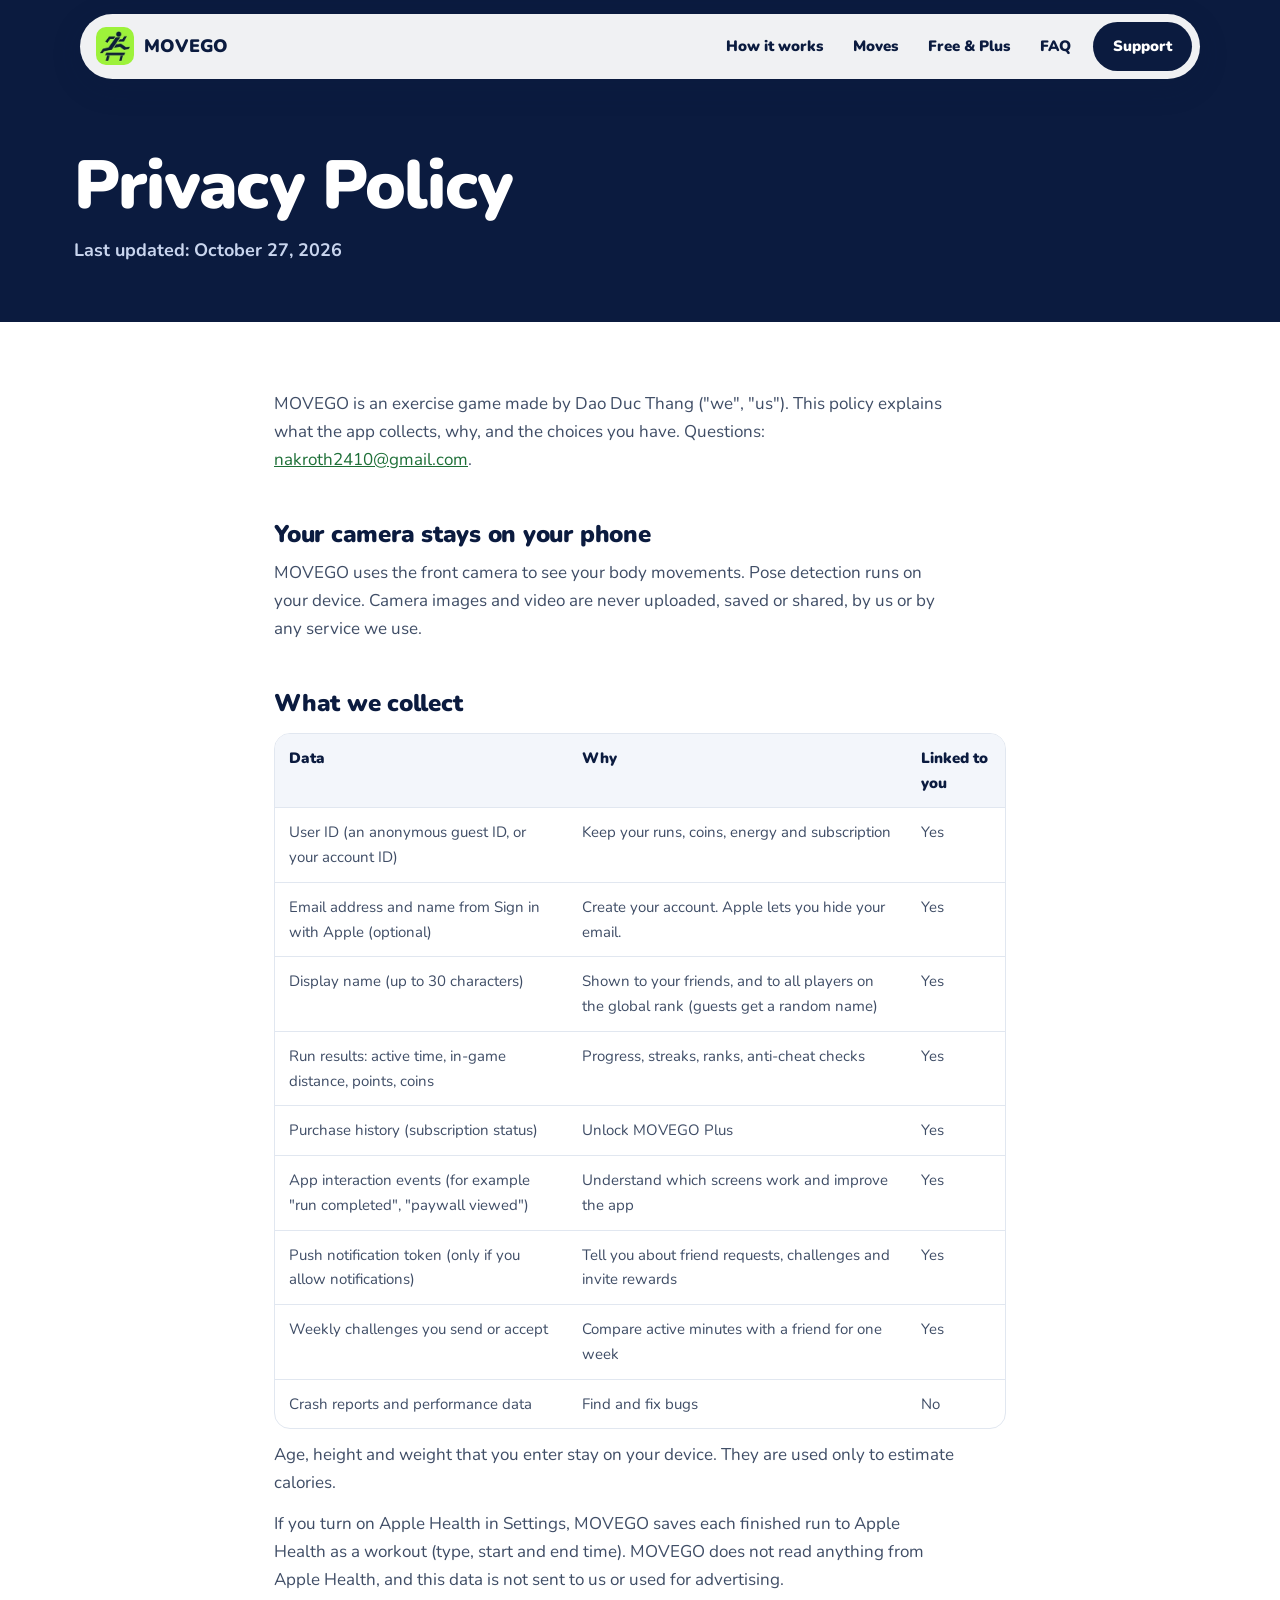
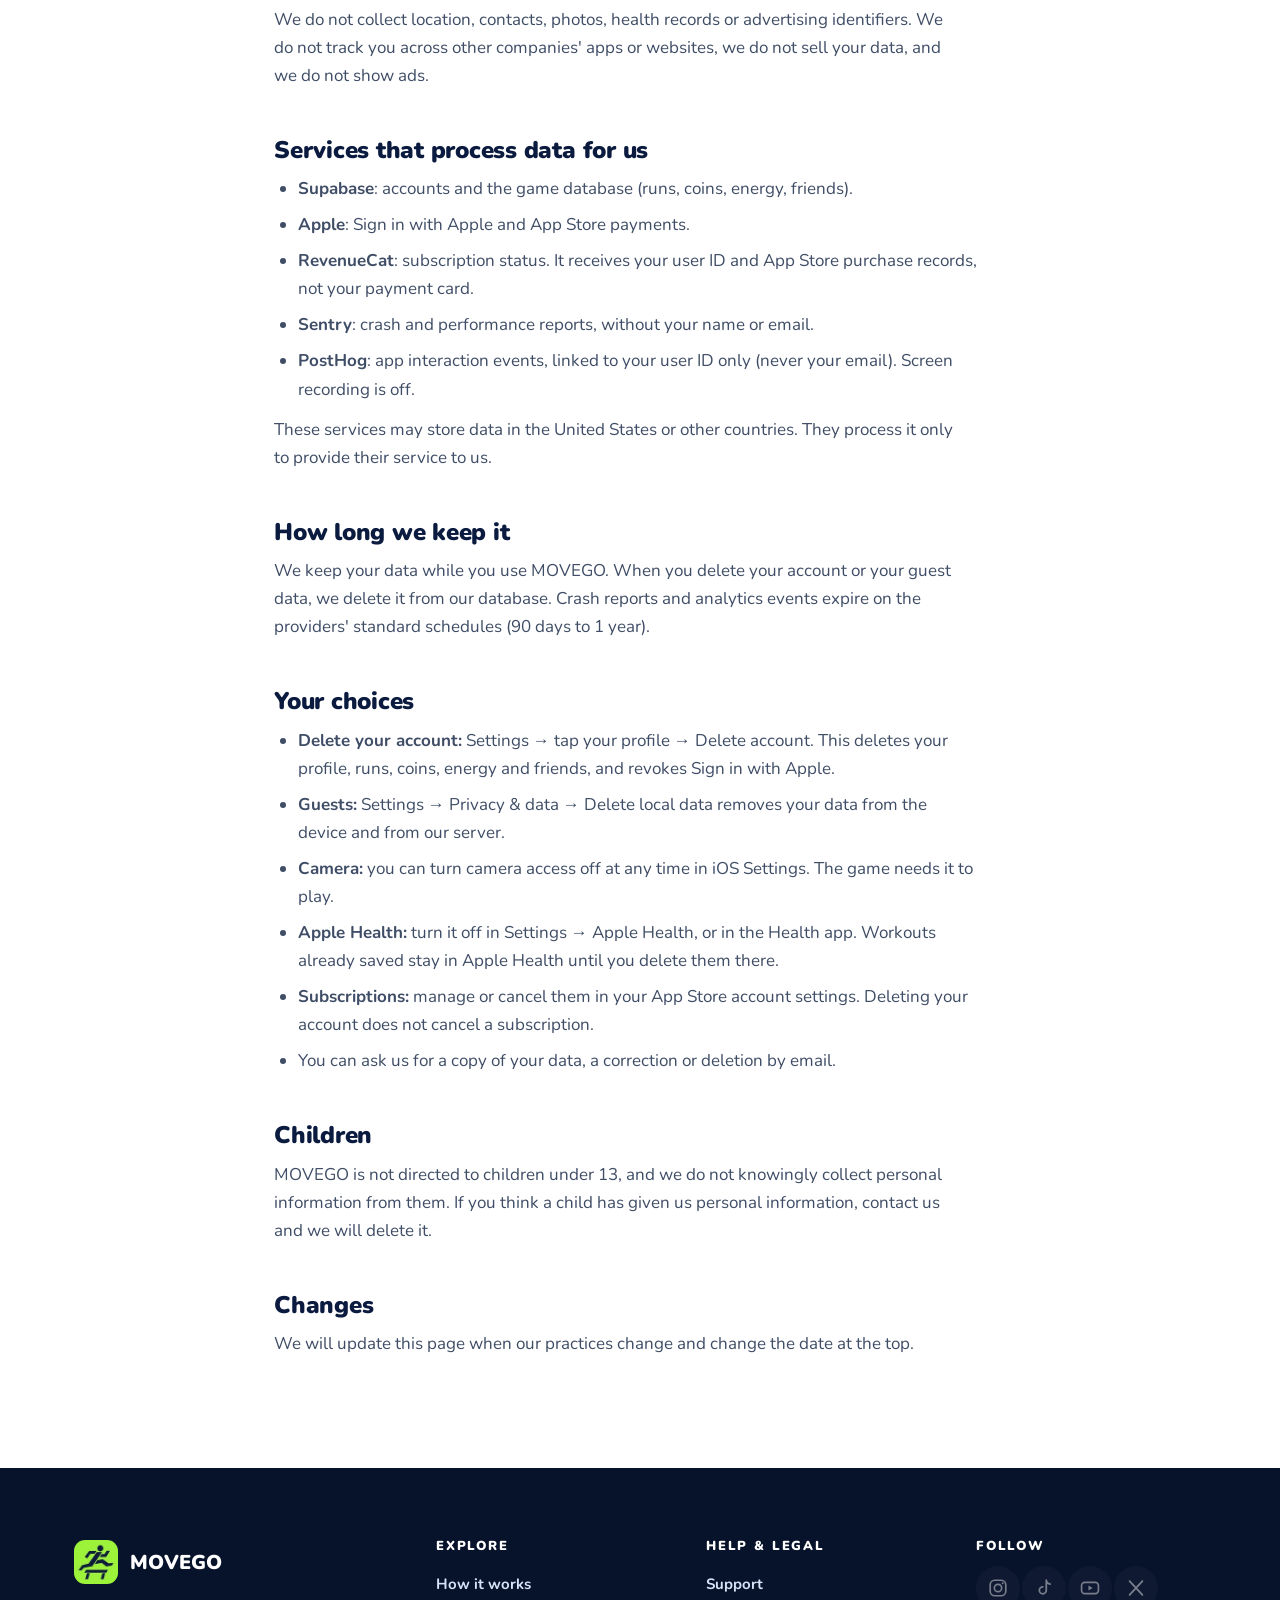
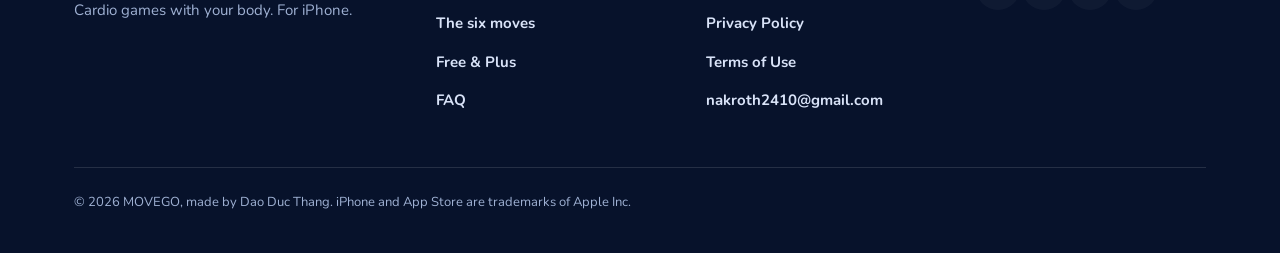
<file: privacy.html>
<!doctype html>
<html lang="en">
<head>
<meta charset="utf-8">
<meta name="viewport" content="width=device-width, initial-scale=1">
<title>Privacy Policy – MOVEGO</title>
<meta name="description" content="How MOVEGO handles your data. Your camera stays on your phone.">
<link rel="canonical" href="https://movegoimmersiveworkout.app/privacy.html">
<meta name="theme-color" content="#0B1B3F">
<meta name="robots" content="index,follow">
<link rel="icon" href="favicon.ico" sizes="48x48">
<link rel="icon" href="favicon-32.png" sizes="32x32" type="image/png">
<link rel="icon" href="icon-192.png" sizes="192x192" type="image/png">
<link rel="apple-touch-icon" href="apple-touch-icon.png">
<link rel="manifest" href="site.webmanifest">
<link rel="preload" href="fonts/nunito-900.woff" as="font" type="font/woff" crossorigin>
<link rel="stylesheet" href="css/site.css">
<script>document.documentElement.classList.add("js")</script>
</head>
<body>
<a class="skip" href="#main">Skip to content</a>
<div class="nav-shell" id="top">
  <div class="nav-pill">
    <a class="brand" href="./" aria-label="MOVEGO home"><img src="img/app-icon-96.webp" width="38" height="38" alt="">MOVEGO</a>
    <button class="burger" type="button" aria-expanded="false" aria-controls="nav" aria-label="Menu"><span></span></button>
    <nav class="nav" id="nav" aria-label="Main">
      <a href="./#how">How it works</a>
      <a href="./#moves">Moves</a>
      <a href="./#plus">Free &amp; Plus</a>
      <a href="./#faq">FAQ</a>
      <a class="nav-cta" href="support.html">Support</a>
    </nav>
  </div>
</div>
<main id="main">
<section class="doc-hero"><div class="wrap"><h1>Privacy Policy</h1><p class="meta">Last updated: October 27, 2026</p></div></section>
<article class="doc">
<p>MOVEGO is an exercise game made by Dao Duc Thang ("we", "us"). This policy explains what the app collects, why, and the choices you have. Questions: <a href="mailto:nakroth2410@gmail.com">nakroth2410@gmail.com</a>.</p>

<h2>Your camera stays on your phone</h2>
<p>MOVEGO uses the front camera to see your body movements. Pose detection runs on your device. Camera images and video are never uploaded, saved or shared, by us or by any service we use.</p>

<h2>What we collect</h2>
<div class="table-wrap">
<table>
<tr><th>Data</th><th>Why</th><th>Linked to you</th></tr>
<tr><td>User ID (an anonymous guest ID, or your account ID)</td><td>Keep your runs, coins, energy and subscription</td><td>Yes</td></tr>
<tr><td>Email address and name from Sign in with Apple (optional)</td><td>Create your account. Apple lets you hide your email.</td><td>Yes</td></tr>
<tr><td>Display name (up to 30 characters)</td><td>Shown to your friends, and to all players on the global rank (guests get a random name)</td><td>Yes</td></tr>
<tr><td>Run results: active time, in-game distance, points, coins</td><td>Progress, streaks, ranks, anti-cheat checks</td><td>Yes</td></tr>
<tr><td>Purchase history (subscription status)</td><td>Unlock MOVEGO Plus</td><td>Yes</td></tr>
<tr><td>App interaction events (for example "run completed", "paywall viewed")</td><td>Understand which screens work and improve the app</td><td>Yes</td></tr>
<tr><td>Push notification token (only if you allow notifications)</td><td>Tell you about friend requests, challenges and invite rewards</td><td>Yes</td></tr>
<tr><td>Weekly challenges you send or accept</td><td>Compare active minutes with a friend for one week</td><td>Yes</td></tr>
<tr><td>Crash reports and performance data</td><td>Find and fix bugs</td><td>No</td></tr>
</table>
</div>
<p>Age, height and weight that you enter stay on your device. They are used only to estimate calories.</p>
<p>If you turn on Apple Health in Settings, MOVEGO saves each finished run to Apple Health as a workout (type, start and end time). MOVEGO does not read anything from Apple Health, and this data is not sent to us or used for advertising.</p>
<p>We do not collect location, contacts, photos, health records or advertising identifiers. We do not track you across other companies' apps or websites, we do not sell your data, and we do not show ads.</p>

<h2>Services that process data for us</h2>
<ul>
<li><strong>Supabase</strong>: accounts and the game database (runs, coins, energy, friends).</li>
<li><strong>Apple</strong>: Sign in with Apple and App Store payments.</li>
<li><strong>RevenueCat</strong>: subscription status. It receives your user ID and App Store purchase records, not your payment card.</li>
<li><strong>Sentry</strong>: crash and performance reports, without your name or email.</li>
<li><strong>PostHog</strong>: app interaction events, linked to your user ID only (never your email). Screen recording is off.</li>
</ul>
<p>These services may store data in the United States or other countries. They process it only to provide their service to us.</p>

<h2>How long we keep it</h2>
<p>We keep your data while you use MOVEGO. When you delete your account or your guest data, we delete it from our database. Crash reports and analytics events expire on the providers' standard schedules (90 days to 1 year).</p>

<h2>Your choices</h2>
<ul>
<li><strong>Delete your account:</strong> Settings → tap your profile → Delete account. This deletes your profile, runs, coins, energy and friends, and revokes Sign in with Apple.</li>
<li><strong>Guests:</strong> Settings → Privacy &amp; data → Delete local data removes your data from the device and from our server.</li>
<li><strong>Camera:</strong> you can turn camera access off at any time in iOS Settings. The game needs it to play.</li>
<li><strong>Apple Health:</strong> turn it off in Settings → Apple Health, or in the Health app. Workouts already saved stay in Apple Health until you delete them there.</li>
<li><strong>Subscriptions:</strong> manage or cancel them in your App Store account settings. Deleting your account does not cancel a subscription.</li>
<li>You can ask us for a copy of your data, a correction or deletion by email.</li>
</ul>

<h2>Children</h2>
<p>MOVEGO is not directed to children under 13, and we do not knowingly collect personal information from them. If you think a child has given us personal information, contact us and we will delete it.</p>

<h2>Changes</h2>
<p>We will update this page when our practices change and change the date at the top.</p>
</article>
</main>
<footer class="site-footer">
  <div class="wrap">
    <div class="foot">
      <div>
        <div class="foot-brand"><img src="img/app-icon-96.webp" width="48" height="48" alt="" loading="lazy">MOVEGO</div>
        <p>Cardio games with your body. For iPhone.</p>
      </div>
      <nav aria-label="Explore">
        <h2>Explore</h2>
        <ul>
          <li><a href="./#how">How it works</a></li>
          <li><a href="./#moves">The six moves</a></li>
          <li><a href="./#plus">Free &amp; Plus</a></li>
          <li><a href="./#faq">FAQ</a></li>
        </ul>
      </nav>
      <nav aria-label="Help and legal">
        <h2>Help &amp; legal</h2>
        <ul>
          <li><a href="support.html">Support</a></li>
          <li><a href="privacy.html">Privacy Policy</a></li>
          <li><a href="terms.html">Terms of Use</a></li>
          <li><a href="mailto:nakroth2410@gmail.com">nakroth2410@gmail.com</a></li>
        </ul>
      </nav>
      <nav aria-label="Follow">
        <h2>Follow</h2>
        <!-- Placeholders: to activate, set the real URL in href and delete aria-disabled and tabindex. Then add the URLs to sameAs in the Organization JSON-LD in index.html. -->
        <ul class="social"><li><a class="soc" href="#" data-social="instagram" aria-label="Instagram (coming soon)" aria-disabled="true" tabindex="-1" title="Instagram: coming soon"><svg viewBox="0 0 24 24" aria-hidden="true"><rect x="3.5" y="3.5" width="17" height="17" rx="5" fill="none" stroke="currentColor" stroke-width="1.8"/><circle cx="12" cy="12" r="4" fill="none" stroke="currentColor" stroke-width="1.8"/><circle cx="17.2" cy="6.8" r="1.1" fill="currentColor"/></svg></a></li><li><a class="soc" href="#" data-social="tiktok" aria-label="TikTok (coming soon)" aria-disabled="true" tabindex="-1" title="TikTok: coming soon"><svg viewBox="0 0 24 24" aria-hidden="true"><path d="M14.5 3.5v11a3.8 3.8 0 11-3.8-3.8M14.5 3.5c.4 2.4 1.9 4 4.3 4.2" fill="none" stroke="currentColor" stroke-width="1.9" stroke-linecap="round" stroke-linejoin="round"/></svg></a></li><li><a class="soc" href="#" data-social="youtube" aria-label="YouTube (coming soon)" aria-disabled="true" tabindex="-1" title="YouTube: coming soon"><svg viewBox="0 0 24 24" aria-hidden="true"><rect x="2.8" y="5.8" width="18.4" height="12.4" rx="3.6" fill="none" stroke="currentColor" stroke-width="1.8"/><path d="M10.3 9.4l4.6 2.6-4.6 2.6z" fill="currentColor"/></svg></a></li><li><a class="soc" href="#" data-social="x" aria-label="X (coming soon)" aria-disabled="true" tabindex="-1" title="X: coming soon"><svg viewBox="0 0 24 24" aria-hidden="true"><path d="M5 4.5l14 15M19 4.5L5 19.5" fill="none" stroke="currentColor" stroke-width="2" stroke-linecap="round"/></svg></a></li></ul>
      </nav>
    </div>
    <p class="legal-line">© 2026 MOVEGO, made by Dao Duc Thang. iPhone and App Store are trademarks of Apple Inc.</p>
  </div>
</footer>
<script src="js/site.js" defer></script>
</body>
</html>
</file>
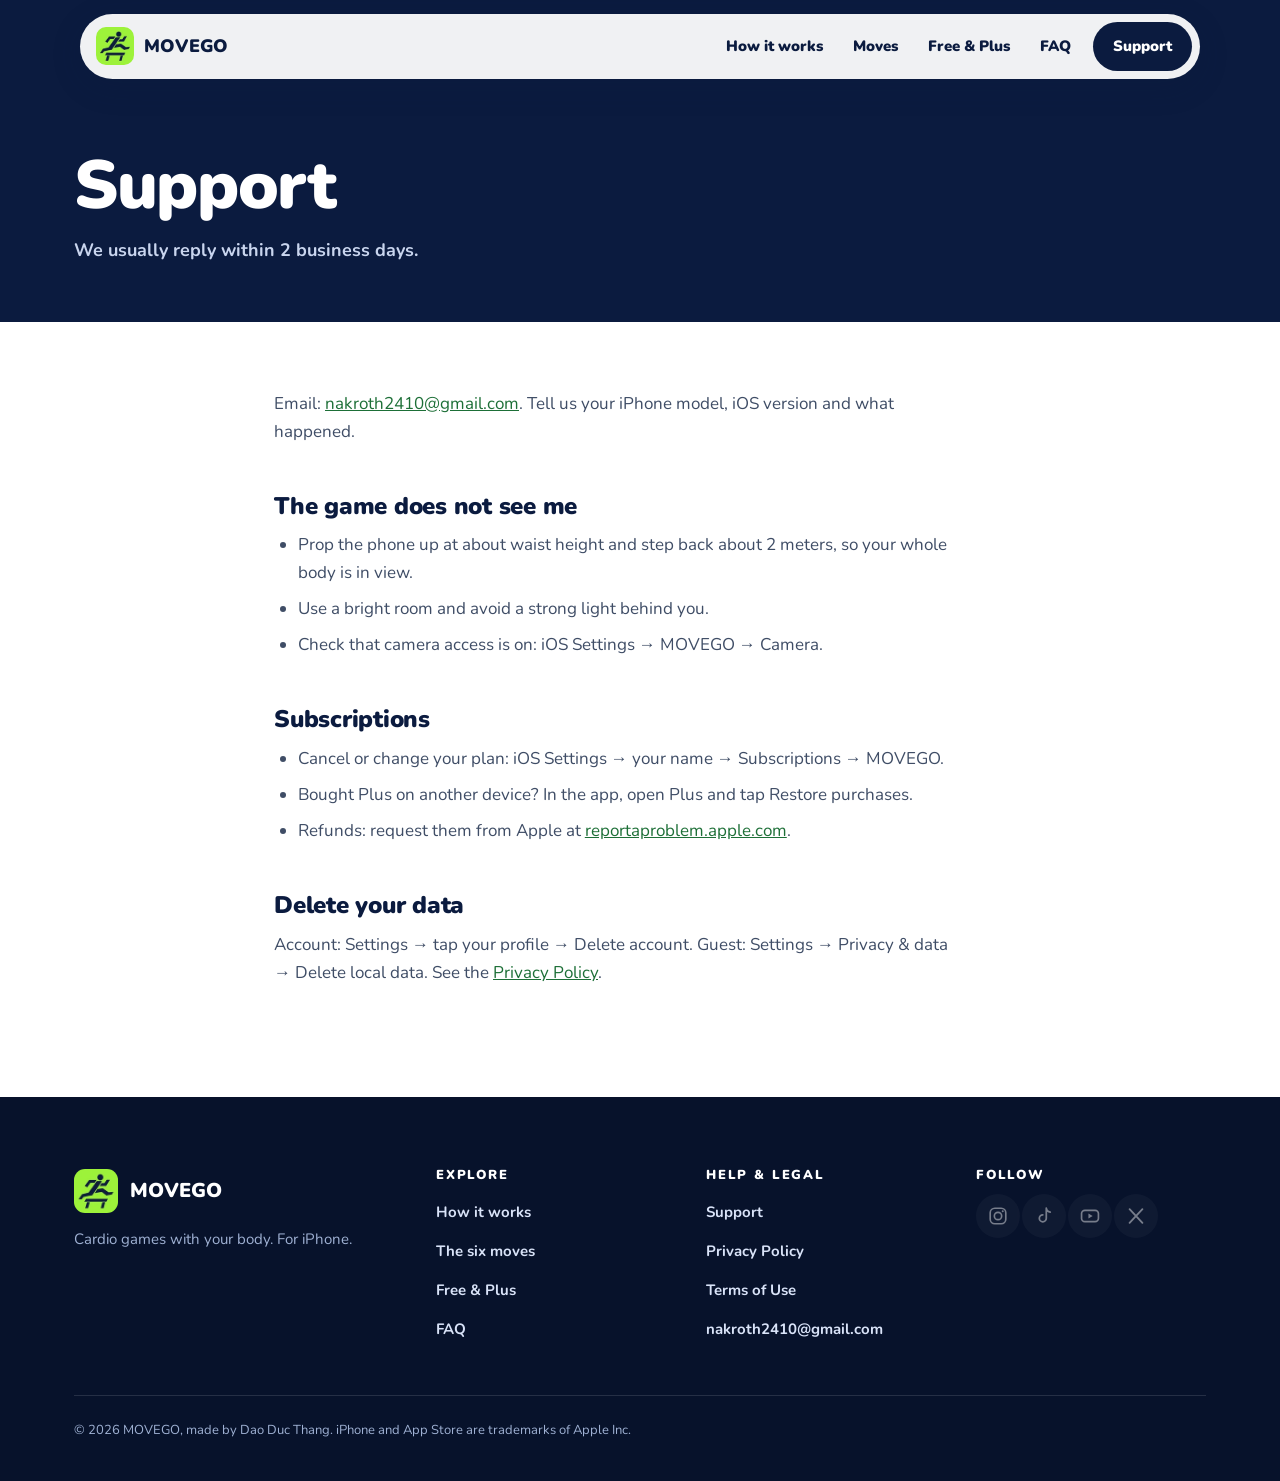
<file: support.html>
<!doctype html>
<html lang="en">
<head>
<meta charset="utf-8">
<meta name="viewport" content="width=device-width, initial-scale=1">
<title>Support – MOVEGO</title>
<meta name="description" content="Help with MOVEGO: camera setup, subscriptions and deleting your data.">
<link rel="canonical" href="https://movegoimmersiveworkout.app/support.html">
<meta name="theme-color" content="#0B1B3F">
<meta name="robots" content="index,follow">
<link rel="icon" href="favicon.ico" sizes="48x48">
<link rel="icon" href="favicon-32.png" sizes="32x32" type="image/png">
<link rel="icon" href="icon-192.png" sizes="192x192" type="image/png">
<link rel="apple-touch-icon" href="apple-touch-icon.png">
<link rel="manifest" href="site.webmanifest">
<link rel="preload" href="fonts/nunito-900.woff" as="font" type="font/woff" crossorigin>
<link rel="stylesheet" href="css/site.css">
<script>document.documentElement.classList.add("js")</script>
</head>
<body>
<a class="skip" href="#main">Skip to content</a>
<div class="nav-shell" id="top">
  <div class="nav-pill">
    <a class="brand" href="./" aria-label="MOVEGO home"><img src="img/app-icon-96.webp" width="38" height="38" alt="">MOVEGO</a>
    <button class="burger" type="button" aria-expanded="false" aria-controls="nav" aria-label="Menu"><span></span></button>
    <nav class="nav" id="nav" aria-label="Main">
      <a href="./#how">How it works</a>
      <a href="./#moves">Moves</a>
      <a href="./#plus">Free &amp; Plus</a>
      <a href="./#faq">FAQ</a>
      <a class="nav-cta" href="support.html">Support</a>
    </nav>
  </div>
</div>
<main id="main">
<section class="doc-hero"><div class="wrap"><h1>Support</h1><p class="meta">We usually reply within 2 business days.</p></div></section>
<article class="doc">
<p>Email: <a href="mailto:nakroth2410@gmail.com">nakroth2410@gmail.com</a>. Tell us your iPhone model, iOS version and what happened.</p>

<h2>The game does not see me</h2>
<ul>
<li>Prop the phone up at about waist height and step back about 2 meters, so your whole body is in view.</li>
<li>Use a bright room and avoid a strong light behind you.</li>
<li>Check that camera access is on: iOS Settings → MOVEGO → Camera.</li>
</ul>

<h2>Subscriptions</h2>
<ul>
<li>Cancel or change your plan: iOS Settings → your name → Subscriptions → MOVEGO.</li>
<li>Bought Plus on another device? In the app, open Plus and tap Restore purchases.</li>
<li>Refunds: request them from Apple at <a href="https://reportaproblem.apple.com">reportaproblem.apple.com</a>.</li>
</ul>

<h2>Delete your data</h2>
<p>Account: Settings → tap your profile → Delete account. Guest: Settings → Privacy &amp; data → Delete local data. See the <a href="privacy.html">Privacy Policy</a>.</p>
</article>
</main>
<footer class="site-footer">
  <div class="wrap">
    <div class="foot">
      <div>
        <div class="foot-brand"><img src="img/app-icon-96.webp" width="48" height="48" alt="" loading="lazy">MOVEGO</div>
        <p>Cardio games with your body. For iPhone.</p>
      </div>
      <nav aria-label="Explore">
        <h2>Explore</h2>
        <ul>
          <li><a href="./#how">How it works</a></li>
          <li><a href="./#moves">The six moves</a></li>
          <li><a href="./#plus">Free &amp; Plus</a></li>
          <li><a href="./#faq">FAQ</a></li>
        </ul>
      </nav>
      <nav aria-label="Help and legal">
        <h2>Help &amp; legal</h2>
        <ul>
          <li><a href="support.html">Support</a></li>
          <li><a href="privacy.html">Privacy Policy</a></li>
          <li><a href="terms.html">Terms of Use</a></li>
          <li><a href="mailto:nakroth2410@gmail.com">nakroth2410@gmail.com</a></li>
        </ul>
      </nav>
      <nav aria-label="Follow">
        <h2>Follow</h2>
        <!-- Placeholders: to activate, set the real URL in href and delete aria-disabled and tabindex. Then add the URLs to sameAs in the Organization JSON-LD in index.html. -->
        <ul class="social"><li><a class="soc" href="#" data-social="instagram" aria-label="Instagram (coming soon)" aria-disabled="true" tabindex="-1" title="Instagram: coming soon"><svg viewBox="0 0 24 24" aria-hidden="true"><rect x="3.5" y="3.5" width="17" height="17" rx="5" fill="none" stroke="currentColor" stroke-width="1.8"/><circle cx="12" cy="12" r="4" fill="none" stroke="currentColor" stroke-width="1.8"/><circle cx="17.2" cy="6.8" r="1.1" fill="currentColor"/></svg></a></li><li><a class="soc" href="#" data-social="tiktok" aria-label="TikTok (coming soon)" aria-disabled="true" tabindex="-1" title="TikTok: coming soon"><svg viewBox="0 0 24 24" aria-hidden="true"><path d="M14.5 3.5v11a3.8 3.8 0 11-3.8-3.8M14.5 3.5c.4 2.4 1.9 4 4.3 4.2" fill="none" stroke="currentColor" stroke-width="1.9" stroke-linecap="round" stroke-linejoin="round"/></svg></a></li><li><a class="soc" href="#" data-social="youtube" aria-label="YouTube (coming soon)" aria-disabled="true" tabindex="-1" title="YouTube: coming soon"><svg viewBox="0 0 24 24" aria-hidden="true"><rect x="2.8" y="5.8" width="18.4" height="12.4" rx="3.6" fill="none" stroke="currentColor" stroke-width="1.8"/><path d="M10.3 9.4l4.6 2.6-4.6 2.6z" fill="currentColor"/></svg></a></li><li><a class="soc" href="#" data-social="x" aria-label="X (coming soon)" aria-disabled="true" tabindex="-1" title="X: coming soon"><svg viewBox="0 0 24 24" aria-hidden="true"><path d="M5 4.5l14 15M19 4.5L5 19.5" fill="none" stroke="currentColor" stroke-width="2" stroke-linecap="round"/></svg></a></li></ul>
      </nav>
    </div>
    <p class="legal-line">© 2026 MOVEGO, made by Dao Duc Thang. iPhone and App Store are trademarks of Apple Inc.</p>
  </div>
</footer>
<script src="js/site.js" defer></script>
</body>
</html>
</file>
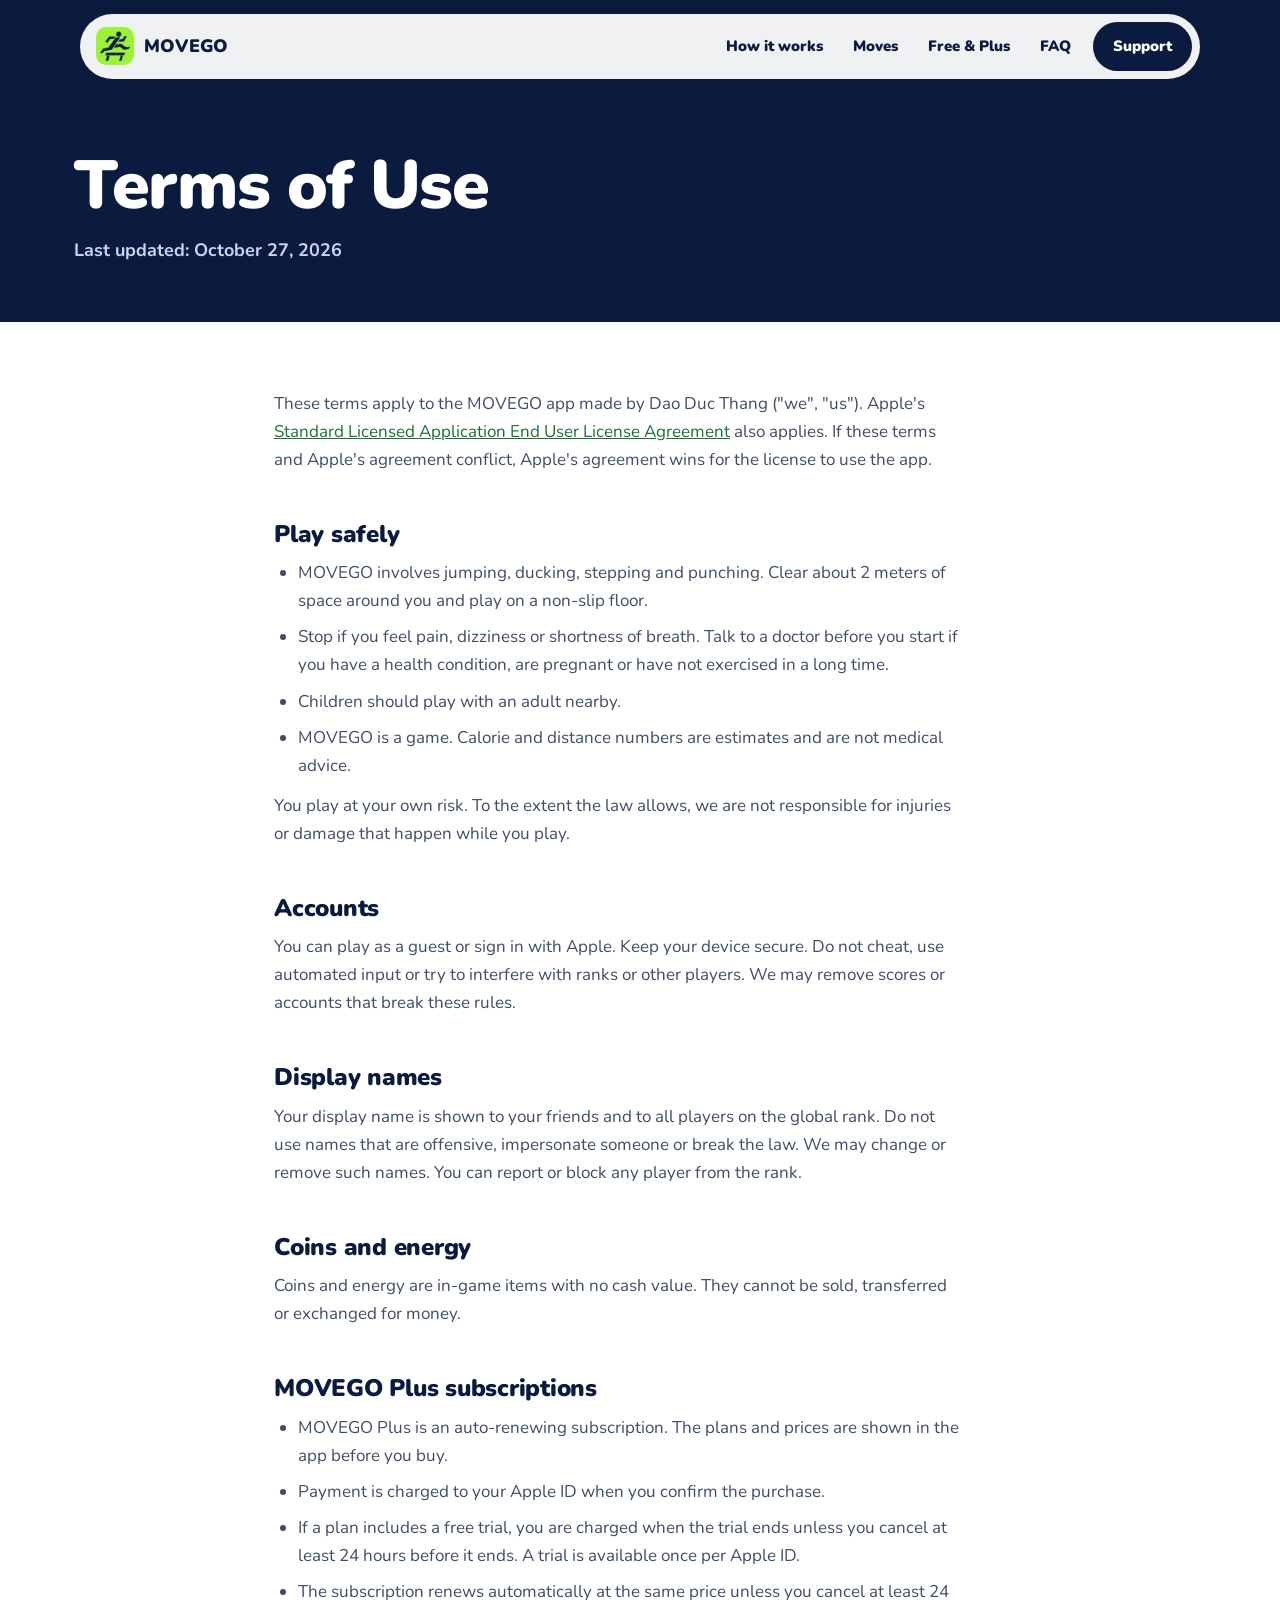
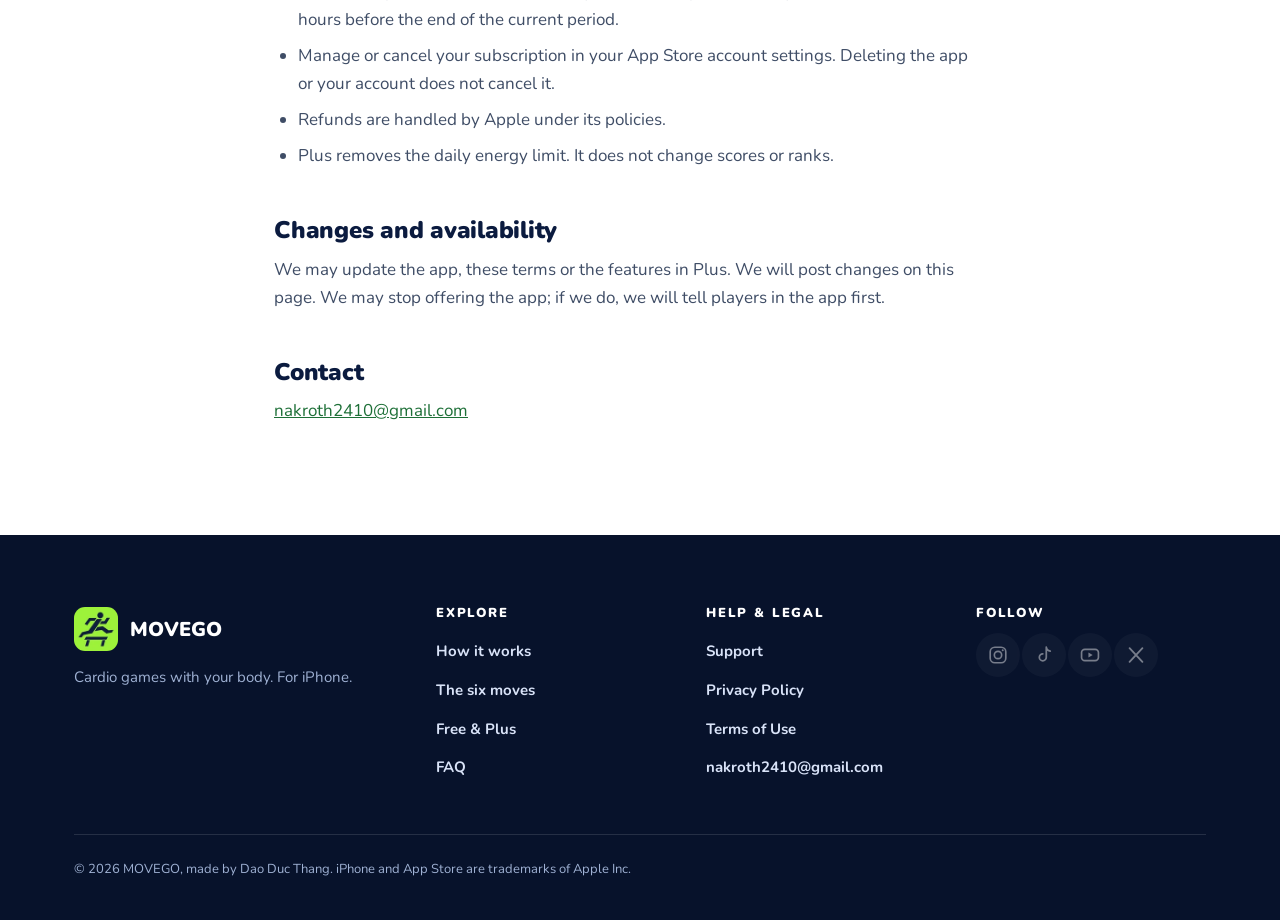
<file: terms.html>
<!doctype html>
<html lang="en">
<head>
<meta charset="utf-8">
<meta name="viewport" content="width=device-width, initial-scale=1">
<title>Terms of Use – MOVEGO</title>
<meta name="description" content="The terms that apply to the MOVEGO app.">
<link rel="canonical" href="https://movegoimmersiveworkout.app/terms.html">
<meta name="theme-color" content="#0B1B3F">
<meta name="robots" content="index,follow">
<link rel="icon" href="favicon.ico" sizes="48x48">
<link rel="icon" href="favicon-32.png" sizes="32x32" type="image/png">
<link rel="icon" href="icon-192.png" sizes="192x192" type="image/png">
<link rel="apple-touch-icon" href="apple-touch-icon.png">
<link rel="manifest" href="site.webmanifest">
<link rel="preload" href="fonts/nunito-900.woff" as="font" type="font/woff" crossorigin>
<link rel="stylesheet" href="css/site.css">
<script>document.documentElement.classList.add("js")</script>
</head>
<body>
<a class="skip" href="#main">Skip to content</a>
<div class="nav-shell" id="top">
  <div class="nav-pill">
    <a class="brand" href="./" aria-label="MOVEGO home"><img src="img/app-icon-96.webp" width="38" height="38" alt="">MOVEGO</a>
    <button class="burger" type="button" aria-expanded="false" aria-controls="nav" aria-label="Menu"><span></span></button>
    <nav class="nav" id="nav" aria-label="Main">
      <a href="./#how">How it works</a>
      <a href="./#moves">Moves</a>
      <a href="./#plus">Free &amp; Plus</a>
      <a href="./#faq">FAQ</a>
      <a class="nav-cta" href="support.html">Support</a>
    </nav>
  </div>
</div>
<main id="main">
<section class="doc-hero"><div class="wrap"><h1>Terms of Use</h1><p class="meta">Last updated: October 27, 2026</p></div></section>
<article class="doc">
<p>These terms apply to the MOVEGO app made by Dao Duc Thang ("we", "us"). Apple's <a href="https://www.apple.com/legal/internet-services/itunes/dev/stdeula/">Standard Licensed Application End User License Agreement</a> also applies. If these terms and Apple's agreement conflict, Apple's agreement wins for the license to use the app.</p>

<h2>Play safely</h2>
<ul>
<li>MOVEGO involves jumping, ducking, stepping and punching. Clear about 2 meters of space around you and play on a non-slip floor.</li>
<li>Stop if you feel pain, dizziness or shortness of breath. Talk to a doctor before you start if you have a health condition, are pregnant or have not exercised in a long time.</li>
<li>Children should play with an adult nearby.</li>
<li>MOVEGO is a game. Calorie and distance numbers are estimates and are not medical advice.</li>
</ul>
<p>You play at your own risk. To the extent the law allows, we are not responsible for injuries or damage that happen while you play.</p>

<h2>Accounts</h2>
<p>You can play as a guest or sign in with Apple. Keep your device secure. Do not cheat, use automated input or try to interfere with ranks or other players. We may remove scores or accounts that break these rules.</p>

<h2>Display names</h2>
<p>Your display name is shown to your friends and to all players on the global rank. Do not use names that are offensive, impersonate someone or break the law. We may change or remove such names. You can report or block any player from the rank.</p>

<h2>Coins and energy</h2>
<p>Coins and energy are in-game items with no cash value. They cannot be sold, transferred or exchanged for money.</p>

<h2>MOVEGO Plus subscriptions</h2>
<ul>
<li>MOVEGO Plus is an auto-renewing subscription. The plans and prices are shown in the app before you buy.</li>
<li>Payment is charged to your Apple ID when you confirm the purchase.</li>
<li>If a plan includes a free trial, you are charged when the trial ends unless you cancel at least 24 hours before it ends. A trial is available once per Apple ID.</li>
<li>The subscription renews automatically at the same price unless you cancel at least 24 hours before the end of the current period.</li>
<li>Manage or cancel your subscription in your App Store account settings. Deleting the app or your account does not cancel it.</li>
<li>Refunds are handled by Apple under its policies.</li>
<li>Plus removes the daily energy limit. It does not change scores or ranks.</li>
</ul>

<h2>Changes and availability</h2>
<p>We may update the app, these terms or the features in Plus. We will post changes on this page. We may stop offering the app; if we do, we will tell players in the app first.</p>

<h2>Contact</h2>
<p><a href="mailto:nakroth2410@gmail.com">nakroth2410@gmail.com</a></p>
</article>
</main>
<footer class="site-footer">
  <div class="wrap">
    <div class="foot">
      <div>
        <div class="foot-brand"><img src="img/app-icon-96.webp" width="48" height="48" alt="" loading="lazy">MOVEGO</div>
        <p>Cardio games with your body. For iPhone.</p>
      </div>
      <nav aria-label="Explore">
        <h2>Explore</h2>
        <ul>
          <li><a href="./#how">How it works</a></li>
          <li><a href="./#moves">The six moves</a></li>
          <li><a href="./#plus">Free &amp; Plus</a></li>
          <li><a href="./#faq">FAQ</a></li>
        </ul>
      </nav>
      <nav aria-label="Help and legal">
        <h2>Help &amp; legal</h2>
        <ul>
          <li><a href="support.html">Support</a></li>
          <li><a href="privacy.html">Privacy Policy</a></li>
          <li><a href="terms.html">Terms of Use</a></li>
          <li><a href="mailto:nakroth2410@gmail.com">nakroth2410@gmail.com</a></li>
        </ul>
      </nav>
      <nav aria-label="Follow">
        <h2>Follow</h2>
        <!-- Placeholders: to activate, set the real URL in href and delete aria-disabled and tabindex. Then add the URLs to sameAs in the Organization JSON-LD in index.html. -->
        <ul class="social"><li><a class="soc" href="#" data-social="instagram" aria-label="Instagram (coming soon)" aria-disabled="true" tabindex="-1" title="Instagram: coming soon"><svg viewBox="0 0 24 24" aria-hidden="true"><rect x="3.5" y="3.5" width="17" height="17" rx="5" fill="none" stroke="currentColor" stroke-width="1.8"/><circle cx="12" cy="12" r="4" fill="none" stroke="currentColor" stroke-width="1.8"/><circle cx="17.2" cy="6.8" r="1.1" fill="currentColor"/></svg></a></li><li><a class="soc" href="#" data-social="tiktok" aria-label="TikTok (coming soon)" aria-disabled="true" tabindex="-1" title="TikTok: coming soon"><svg viewBox="0 0 24 24" aria-hidden="true"><path d="M14.5 3.5v11a3.8 3.8 0 11-3.8-3.8M14.5 3.5c.4 2.4 1.9 4 4.3 4.2" fill="none" stroke="currentColor" stroke-width="1.9" stroke-linecap="round" stroke-linejoin="round"/></svg></a></li><li><a class="soc" href="#" data-social="youtube" aria-label="YouTube (coming soon)" aria-disabled="true" tabindex="-1" title="YouTube: coming soon"><svg viewBox="0 0 24 24" aria-hidden="true"><rect x="2.8" y="5.8" width="18.4" height="12.4" rx="3.6" fill="none" stroke="currentColor" stroke-width="1.8"/><path d="M10.3 9.4l4.6 2.6-4.6 2.6z" fill="currentColor"/></svg></a></li><li><a class="soc" href="#" data-social="x" aria-label="X (coming soon)" aria-disabled="true" tabindex="-1" title="X: coming soon"><svg viewBox="0 0 24 24" aria-hidden="true"><path d="M5 4.5l14 15M19 4.5L5 19.5" fill="none" stroke="currentColor" stroke-width="2" stroke-linecap="round"/></svg></a></li></ul>
      </nav>
    </div>
    <p class="legal-line">© 2026 MOVEGO, made by Dao Duc Thang. iPhone and App Store are trademarks of Apple Inc.</p>
  </div>
</footer>
<script src="js/site.js" defer></script>
</body>
</html>
</file>
<file: css/site.css>
/* MOVEGO website v2. Calm, image-led. One accent (lime) on dark, green on light.
   Layout lessons from immersiveworkouts.com (floating nav, game as hero), HomeCourt (centered type on full-bleed image,
   dark statement band) and nike.com (big tiles, whitespace). Tokens follow design/current/specs/tokens.json. */
@font-face{font-family:Nunito;font-weight:400;font-style:normal;font-display:swap;src:url(../fonts/nunito-400.woff) format("woff")}
@font-face{font-family:Nunito;font-weight:700;font-style:normal;font-display:swap;src:url(../fonts/nunito-700.woff) format("woff")}
@font-face{font-family:Nunito;font-weight:900;font-style:normal;font-display:swap;src:url(../fonts/nunito-900.woff) format("woff")}

:root{
  --navy:#0B1B3F; --navy-2:#102552; --ink:#0B1B3F; --body:#3F4D66; --soft:#F3F6FB; --line:#E1E7F0;
  --lime:#98FF45; --green:#1D6F37; --white:#fff;
  --wrap:1180px; --gutter:24px; --r:28px;
  --font:Nunito,ui-rounded,"SF Pro Rounded",-apple-system,BlinkMacSystemFont,"Segoe UI",Roboto,sans-serif;
  color-scheme:light;
}
*,*::before,*::after{box-sizing:border-box}
html{scroll-behavior:smooth;-webkit-text-size-adjust:100%;scroll-padding-top:96px}
body{margin:0;font:400 1.125rem/1.65 var(--font);color:var(--body);background:var(--white);-webkit-font-smoothing:antialiased;text-rendering:optimizeLegibility}
img,video{display:block;max-width:100%;height:auto}
a{color:var(--green)}
h1,h2,h3,p,ul,ol,figure{margin:0}
ul,ol{padding:0;list-style:none}
h1,h2,h3{color:var(--ink);font-weight:900;letter-spacing:-.02em;line-height:1.06;text-wrap:balance}
:focus-visible{outline:3px solid #FF7A1A;outline-offset:3px;border-radius:8px}
.skip{position:absolute;left:12px;top:-64px;z-index:200;background:var(--lime);color:var(--ink);font-weight:800;padding:12px 18px;border-radius:12px;text-decoration:none}
.skip:focus{top:12px}
.wrap{width:100%;max-width:var(--wrap);margin:0 auto;padding:0 var(--gutter)}

/* ---------- type scale ---------- */
.eyebrow{display:block;font-weight:800;font-size:.875rem;letter-spacing:.12em;text-transform:uppercase;color:var(--green);margin-bottom:16px}
.dark .eyebrow{color:var(--lime)}
.h2{font-size:clamp(2.25rem,5.2vw,4rem)}
.dark .h2,.dark h3{color:#fff}
.lead{font-size:clamp(1.125rem,1.6vw,1.3125rem);line-height:1.55;margin-top:20px;max-width:54ch}
.dark .lead{color:#C9D5EE}
.center{text-align:center}.center .lead{margin-left:auto;margin-right:auto}
.sec{padding:clamp(72px,10vw,136px) 0}
.dark{background:var(--navy);color:#C9D5EE}
.soft{background:var(--soft)}

/* ---------- buttons ---------- */
.btn{display:inline-flex;align-items:center;gap:14px;min-height:60px;padding:0 10px 0 28px;border-radius:999px;border:0;background:#fff;color:var(--ink);font:800 1.0625rem/1 var(--font);text-decoration:none;cursor:pointer;transition:transform .2s,box-shadow .2s;box-shadow:0 10px 30px rgba(0,0,0,.18)}
.btn:hover{transform:translateY(-2px);box-shadow:0 14px 34px rgba(0,0,0,.24)}
.btn .go{display:grid;place-items:center;width:42px;height:42px;border-radius:50%;background:var(--navy);color:var(--lime)}
.btn .go svg{width:20px;height:20px}
.btn-lime{background:var(--lime)}
.btn-lime .go{background:var(--navy)}
.btn-soon{background:rgba(255,255,255,.16);color:#fff;box-shadow:inset 0 0 0 1.5px rgba(255,255,255,.5);backdrop-filter:blur(8px);-webkit-backdrop-filter:blur(8px);cursor:default;padding-right:28px}
.btn-soon:hover{transform:none;box-shadow:inset 0 0 0 1.5px rgba(255,255,255,.5)}
.btn-soon svg{width:22px;height:22px;color:var(--lime)}
.link-down{display:inline-flex;align-items:center;gap:8px;color:#fff;font-weight:800;text-decoration:none;padding:12px 6px;opacity:.92}
.link-down:hover{opacity:1;text-decoration:underline}
.link-down svg{width:18px;height:18px}
/* Launch switch: <html data-live="true"> shows the store link, "false" shows "coming soon". */
html[data-live="false"] .when-live,html[data-live="true"] .when-soon{display:none!important}

/* ---------- floating nav ---------- */
.nav-shell{position:fixed;z-index:100;top:14px;left:0;right:0;padding:0 14px;pointer-events:none}
.nav-pill{pointer-events:auto;max-width:1120px;margin:0 auto;display:flex;align-items:center;gap:8px;padding:8px 8px 8px 16px;border-radius:999px;background:rgba(255,255,255,.94);backdrop-filter:blur(16px);-webkit-backdrop-filter:blur(16px);box-shadow:0 8px 30px rgba(11,27,63,.18);position:relative}
.brand{display:flex;align-items:center;gap:10px;color:var(--ink);text-decoration:none;font-weight:900;font-size:1.125rem;letter-spacing:.01em;margin-right:auto}
.brand img{width:38px;height:38px;border-radius:10px}
.nav{display:flex;align-items:center;gap:2px}
.nav a{color:var(--ink);text-decoration:none;font-weight:800;font-size:.9375rem;padding:10px 14px;border-radius:999px}
.nav a:hover{background:var(--soft)}
.nav .nav-cta{background:var(--navy);color:#fff;margin-left:6px;padding:12px 20px}
.nav .nav-cta:hover{background:#1b3470}
.burger{display:none;width:46px;height:46px;border:0;border-radius:50%;background:var(--soft);cursor:pointer;color:var(--ink)}
.burger span,.burger span::before,.burger span::after{display:block;width:20px;height:2.5px;border-radius:2px;background:currentColor;margin:auto;position:relative;transition:transform .2s}
.burger span::before,.burger span::after{content:"";position:absolute;left:0}
.burger span::before{top:-6px}.burger span::after{top:6px}
.nav-open .burger span{background:transparent}
.nav-open .burger span::before{top:0;transform:rotate(45deg)}
.nav-open .burger span::after{top:0;transform:rotate(-45deg)}
@media (max-width:860px){
  .js .burger{display:block}
  .js .nav{display:none;position:absolute;left:0;right:0;top:calc(100% + 10px);flex-direction:column;align-items:stretch;background:#fff;border-radius:28px;padding:10px;box-shadow:0 20px 40px rgba(11,27,63,.2)}
  .js .nav-open .nav{display:flex}
  .js .nav a{padding:16px 18px;font-size:1.0625rem;border-radius:16px}
  .js .nav .nav-cta{margin:6px 0 0;text-align:center}
  .nav{flex-wrap:wrap;justify-content:flex-end}
  .nav-pill{flex-wrap:wrap}
}

/* ---------- hero (full-bleed gameplay) ---------- */
.hero{position:relative;min-height:min(max(680px,100svh),980px);display:flex;flex-direction:column;justify-content:center;align-items:center;text-align:center;color:#fff;overflow:hidden;isolation:isolate;padding:140px 0 150px;background:var(--navy)}
.hero-bg{position:absolute;inset:0;z-index:-2}
.hero-bg img,.hero-bg video{width:100%;height:100%;object-fit:cover;object-position:50% 62%}
.hero-bg img{transform-origin:50% 0;transform:scale(1.2);animation:drift 26s ease-in-out infinite alternate}
.hero-bg video{position:absolute;inset:0;opacity:0;transition:opacity .9s ease}
.hero-bg video.on{opacity:1}
.hero-bg video.on.fading{opacity:0;transition-duration:.7s}
.hero::after{content:"";position:absolute;inset:0;z-index:-1;background:
  linear-gradient(180deg,rgba(8,20,48,.84) 0%,rgba(8,20,48,.66) 45%,rgba(8,20,48,.3) 66%,rgba(8,20,48,.9) 100%)}
@keyframes drift{from{transform:scale(1.2)}to{transform:scale(1.28)}}
.hero .eyebrow{color:var(--lime);margin-bottom:20px}
.hero h1{color:#fff;font-size:clamp(2.875rem,8.6vw,7rem);line-height:.96;letter-spacing:-.025em;text-transform:uppercase;max-width:14ch;margin:0 auto;text-shadow:0 4px 30px rgba(0,0,0,.35)}
.hero h1 em{font-style:normal;color:var(--lime);display:block}
.hero .lead{color:#E7EDFB;margin:26px auto 0;max-width:50ch;text-shadow:0 2px 16px rgba(0,0,0,.4)}
.hero .cta{margin-top:36px;display:flex;flex-wrap:wrap;justify-content:center;align-items:center;gap:10px 22px}
.hero-foot{position:absolute;left:0;right:0;bottom:34px;display:flex;flex-direction:column;align-items:center;gap:16px}
.pills{display:flex;flex-wrap:wrap;justify-content:center;gap:10px}
.pills a{display:inline-block;padding:10px 20px;border-radius:999px;background:rgba(255,255,255,.92);color:var(--ink);font-weight:800;font-size:.9375rem;text-decoration:none;transition:background .15s,transform .15s}
.pills a:hover{background:var(--lime);transform:translateY(-2px)}
.trust{color:#D9E3F8;font-size:.9375rem;font-weight:700}
.trust span+span::before{content:"·";margin:0 10px;opacity:.7}
@media (max-width:700px){
  .hero{padding:120px 0 190px}
}

/* ---------- facts ---------- */
.facts{padding:56px 0;border-bottom:1px solid var(--line)}
.facts ul{display:grid;grid-template-columns:repeat(2,1fr);gap:32px 16px;text-align:center}
.facts b{display:block;font-weight:900;font-size:clamp(2.5rem,5vw,3.75rem);line-height:1;color:var(--ink);letter-spacing:-.03em}
.facts span{display:block;margin-top:8px;font-weight:700;font-size:1rem}
@media (min-width:760px){.facts ul{grid-template-columns:repeat(4,1fr)}.facts li+li{border-left:1px solid var(--line)}}

/* ---------- how it works ---------- */
.how{display:grid;gap:56px;align-items:center}
.steps{margin-top:40px}
.step{display:grid;grid-template-columns:76px 1fr;gap:20px;padding:26px 0;border-top:1px solid var(--line)}
.step:last-child{border-bottom:1px solid var(--line)}
.num{font-size:3.75rem;font-weight:900;line-height:.9;color:var(--green);letter-spacing:-.04em}
.step h3{font-size:1.5rem;margin-bottom:6px}
.modes{display:flex;flex-wrap:wrap;gap:10px;margin-top:28px}
.mode{padding:10px 18px;border-radius:999px;background:var(--soft);font-weight:700;font-size:.9375rem}
.mode b{color:var(--ink);font-weight:900;margin-right:6px}
.phone{position:relative;width:min(100%,300px);aspect-ratio:560/1218;border-radius:48px;padding:9px;background:#0a1226;box-shadow:0 0 0 1.5px #25345e,0 40px 80px rgba(11,27,63,.28)}
.phone img{width:100%;height:100%;object-fit:cover;border-radius:40px}
.phone::after{content:"";position:absolute;top:19px;left:50%;width:27%;height:3.1%;transform:translateX(-50%);background:#000;border-radius:99px}
.how-media{justify-self:center}
@media (min-width:960px){.how{grid-template-columns:.75fr 1.25fr;gap:96px}}

/* ---------- road ticker ---------- */
.road{position:relative;height:112px;overflow:hidden;background:#443B6B;border-top:8px solid #2FB8A6;border-bottom:8px solid #2FB8A6;display:flex;align-items:center}
.road::before{content:"";position:absolute;left:0;right:0;top:50%;height:6px;transform:translateY(-50%);background:repeating-linear-gradient(90deg,rgba(255,255,255,.85) 0 46px,transparent 46px 110px);animation:dash 1.6s linear infinite}
.road-track{position:relative;display:flex;align-items:center;gap:56px;white-space:nowrap;padding-left:56px;animation:run 38s linear infinite;will-change:transform}
.road-track span{font-weight:900;font-size:3.25rem;letter-spacing:.02em;color:var(--lime);-webkit-text-stroke:5px #1D5A32;paint-order:stroke fill;text-shadow:0 0 22px rgba(152,255,69,.55);line-height:1}
.road-track i{width:14px;height:14px;border-radius:50%;background:#F7C948;box-shadow:0 0 0 4px rgba(247,201,72,.3)}
@keyframes dash{to{background-position-x:110px}}
@keyframes run{to{transform:translateX(-50%)}}

/* ---------- moves stage (interactive) ---------- */
.sr-only{position:absolute;width:1px;height:1px;overflow:hidden;clip:rect(0 0 0 0);white-space:nowrap}
.stage{display:grid;gap:48px;align-items:center}
.move-tabs{display:flex;flex-wrap:wrap;gap:10px;margin-top:32px}
.move-tabs button{min-height:48px;padding:0 20px;border-radius:999px;border:1.5px solid rgba(255,255,255,.28);background:transparent;color:#fff;font:800 1rem/1 var(--font);cursor:pointer;transition:background .15s,color .15s,border-color .15s,transform .15s}
.move-tabs button:hover{border-color:var(--lime);transform:translateY(-2px)}
.move-tabs button[aria-selected="true"]{background:var(--lime);color:var(--ink);border-color:var(--lime)}
.move-info{margin-top:32px;min-height:96px}
.move-info h3{font-size:2rem;color:var(--lime)}
.move-info p{margin-top:8px;font-size:1.1875rem;color:#DCE6FA;max-width:40ch}
.stage-art{display:grid;grid-template-columns:1fr 1fr;gap:16px}
.mat,.screen{position:relative;border-radius:var(--r);overflow:hidden;aspect-ratio:2/3}
.mat{background:radial-gradient(120% 80% at 50% 105%,#24428C 0%,#122659 55%,#0E1E49 100%);box-shadow:inset 0 0 0 1.5px rgba(152,255,69,.35)}
.mat::before{content:"";position:absolute;left:-10%;right:-10%;bottom:0;height:34%;background:repeating-linear-gradient(90deg,rgba(255,255,255,.06) 0 2px,transparent 2px 34px),linear-gradient(180deg,rgba(152,255,69,.12),transparent);transform:perspective(220px) rotateX(58deg);transform-origin:50% 100%}
.screen{background:var(--navy-2)}
.screen img{position:absolute;inset:0;width:100%;height:100%;object-fit:cover;opacity:0;transition:opacity .35s ease}
.screen img.on{opacity:1}
.mat-tag{position:absolute;left:14px;top:14px;padding:6px 12px;border-radius:999px;background:rgba(11,27,63,.78);color:#fff;font-weight:800;font-size:.8125rem;letter-spacing:.06em;text-transform:uppercase;backdrop-filter:blur(6px);-webkit-backdrop-filter:blur(6px);z-index:2}
.fig{position:absolute;inset:0;width:100%;height:100%}
.fig line,.fig polyline{stroke:var(--lime);stroke-width:12;stroke-linecap:round;stroke-linejoin:round;fill:none}
.fig circle{fill:var(--lime)}
.fig .f-floor{stroke:rgba(255,255,255,.25);stroke-width:2}
.fig .f-shadow{fill:rgba(0,0,0,.45)}
.fig .f-body{filter:drop-shadow(0 0 10px rgba(152,255,69,.45))}
@media (min-width:960px){.stage{grid-template-columns:.9fr 1.1fr;gap:80px}}

/* ---------- TV ---------- */
.split{display:grid;gap:56px;align-items:center}
.tv-img{border-radius:var(--r);overflow:hidden;box-shadow:0 30px 70px rgba(11,27,63,.22)}
.tv-img img{width:100%;aspect-ratio:4/5;object-fit:cover;object-position:50% 40%}
.checks{margin-top:32px;display:grid;gap:16px}
.checks li{display:flex;gap:14px;align-items:flex-start;color:var(--ink);font-weight:700}
.checks svg{width:26px;height:26px;color:var(--green);flex:none;margin-top:1px}
@media (min-width:960px){.split{grid-template-columns:1fr 1fr;gap:96px}.split.flip .split-media{order:2}}

/* ---------- progress ---------- */
.phones{display:flex;justify-content:center;align-items:flex-start;gap:28px;padding:10px 0}
.phones .phone{width:min(44%,270px)}
.phones .phone:last-child{margin-top:56px}
.rows{margin-top:36px}
.rows li{display:grid;grid-template-columns:48px 1fr;gap:18px;padding:20px 0;border-top:1px solid #D5DDEA}
.rows li:last-child{border-bottom:1px solid #D5DDEA}
.rows svg{width:34px;height:34px;color:var(--green)}
.rows h3{font-size:1.25rem;margin-bottom:4px}

/* ---------- privacy statement (dark, centered) ---------- */
.statement{text-align:center}
.statement .shield{width:64px;height:64px;color:var(--lime);margin:0 auto 24px}
.statement h2{font-size:clamp(2.5rem,7vw,5.5rem);max-width:18ch;margin:0 auto;color:#fff;text-transform:uppercase;line-height:.98}
.statement h2 em{font-style:normal;color:var(--lime)}
.statement .lead{margin-left:auto;margin-right:auto}
.cols3{display:grid;gap:0;margin-top:64px;text-align:left}
.cols3 li{padding:28px 0;border-top:1px solid rgba(255,255,255,.16)}
.cols3 h3{font-size:1.25rem;margin-bottom:8px;color:#fff}
.cols3 p{color:#B9C7E4;font-size:1rem}
.statement .more{display:inline-block;margin-top:40px;color:var(--lime);font-weight:800}
@media (min-width:860px){.cols3{grid-template-columns:repeat(3,1fr);gap:48px}.cols3 li{border-top:1px solid rgba(255,255,255,.16)}}

/* ---------- plans ---------- */
.plans{display:grid;gap:20px;margin-top:56px}
.plan{border-radius:var(--r);padding:40px 36px;border:1.5px solid var(--line);background:#fff}
.plan h3{font-size:1.75rem}
.plan .tag{margin-top:6px;font-weight:700}
.ticks{margin-top:28px;display:grid;gap:14px}
.ticks li{display:flex;gap:12px;align-items:flex-start;color:var(--ink);font-weight:700}
.ticks svg{width:24px;height:24px;flex:none;color:var(--green);margin-top:2px}
.plan.plus{background:var(--navy);border-color:var(--navy);color:#C9D5EE}
.plan.plus h3,.plan.plus .ticks li{color:#fff}
.plan.plus .ticks svg{color:var(--lime)}
.fine{margin-top:28px;text-align:center;font-size:1rem;max-width:68ch;margin-left:auto;margin-right:auto}
@media (min-width:760px){.plans{grid-template-columns:1fr 1fr;max-width:920px;margin-left:auto;margin-right:auto}}

/* ---------- requirements ---------- */
.need{display:grid;gap:36px;margin-top:56px}
.need li svg{width:36px;height:36px;color:var(--green);margin-bottom:16px}
.need h3{font-size:1.25rem;margin-bottom:6px}
.safety{margin-top:56px;padding:28px 32px;border-radius:20px;background:#fff;border:1.5px solid var(--line);color:var(--ink);font-size:1rem}
.safety strong{color:var(--ink)}
@media (min-width:640px){.need{grid-template-columns:repeat(2,1fr)}}
@media (min-width:1000px){.need{grid-template-columns:repeat(4,1fr);gap:40px}}

/* ---------- FAQ ---------- */
.faq-wrap{display:grid;gap:40px}
.faq details{border-top:1px solid var(--line)}
.faq details:last-child{border-bottom:1px solid var(--line)}
.faq summary{list-style:none;cursor:pointer;display:flex;justify-content:space-between;align-items:center;gap:24px;padding:24px 0;font-weight:800;font-size:1.1875rem;color:var(--ink);min-height:64px}
.faq summary::-webkit-details-marker{display:none}
.faq summary::after{content:"";flex:none;width:32px;height:32px;border-radius:50%;background:var(--soft) url("data:image/svg+xml,%3Csvg xmlns='http://www.w3.org/2000/svg' viewBox='0 0 24 24' fill='none' stroke='%230B1B3F' stroke-width='2.6' stroke-linecap='round'%3E%3Cpath d='M12 6v12M6 12h12'/%3E%3C/svg%3E") center/16px no-repeat;transition:transform .2s,background-color .2s}
.faq details[open] summary::after{transform:rotate(45deg);background-color:var(--lime)}
.faq .ans{padding:0 56px 26px 0;max-width:62ch}
.faq .ans p+p{margin-top:10px}
@media (min-width:960px){.faq-wrap{grid-template-columns:.8fr 1.2fr;gap:96px}.faq-title{position:sticky;top:120px;align-self:start}}

/* ---------- closing CTA (full-bleed) ---------- */
.closing{position:relative;overflow:hidden;isolation:isolate;text-align:center;color:#fff;padding:clamp(96px,14vw,180px) 0;background:var(--navy)}
.closing .bg{position:absolute;inset:0;z-index:-2}
.closing .bg img{width:100%;height:100%;object-fit:cover}
.closing::after{content:"";position:absolute;inset:0;z-index:-1;background:linear-gradient(180deg,rgba(8,20,48,.86),rgba(8,20,48,.6) 60%,rgba(8,20,48,.9))}
.closing .icon{width:96px;height:96px;border-radius:24px;margin:0 auto 28px;box-shadow:0 20px 50px rgba(0,0,0,.4)}
.closing h2{color:#fff;font-size:clamp(2.75rem,8vw,6rem);text-transform:uppercase;line-height:.96}
.closing .lead{margin:22px auto 0;color:#E7EDFB}
.closing .cta{margin-top:36px;display:flex;justify-content:center}

/* ---------- footer ---------- */
.site-footer{background:#07122B;color:#9FB1D3;padding:72px 0 40px;font-size:.9375rem}
.foot{display:grid;gap:40px}
.foot-brand{display:flex;gap:12px;align-items:center;color:#fff;font-weight:900;font-size:1.25rem}
.foot-brand img{width:44px;height:44px;border-radius:11px}
.site-footer p{margin-top:14px;max-width:38ch;line-height:1.6}
.site-footer h2{font-size:.8125rem;letter-spacing:.14em;text-transform:uppercase;color:#fff;margin-bottom:12px;font-weight:800}
.site-footer ul{display:grid;gap:2px}
.site-footer a{color:#D9E3F8;text-decoration:none;display:inline-block;padding:6px 0;font-weight:700}
.site-footer a:hover{color:var(--lime);text-decoration:underline}
.site-footer .legal-line{max-width:none;margin-top:48px;padding-top:24px;border-top:1px solid rgba(255,255,255,.12);font-size:.8125rem}
.social{display:flex!important;flex-wrap:wrap;gap:10px;margin-top:4px}
.site-footer .soc{width:44px;height:44px;padding:0;border-radius:50%;background:rgba(255,255,255,.08);display:grid;place-items:center;color:#fff}
.site-footer .soc svg{width:22px;height:22px}
.site-footer .soc[aria-disabled="true"]{opacity:.45;pointer-events:none}
.site-footer a.soc:not([aria-disabled="true"]):hover{background:var(--lime);color:var(--ink);text-decoration:none}
@media (min-width:760px){.foot{grid-template-columns:1.4fr 1fr 1fr 1fr}}

/* ---------- document pages ---------- */
.doc-hero{background:var(--navy);color:#fff;padding:150px 0 56px}
.doc-hero h1{color:#fff;font-size:clamp(2.5rem,6vw,4.25rem)}
.doc-hero .meta{color:#C9D5EE;margin-top:14px;font-weight:700}
.doc{max-width:780px;margin:0 auto;padding:56px var(--gutter) 110px;font-size:1.0625rem}
.doc h2{font-size:1.5rem;margin:48px 0 12px;letter-spacing:-.01em}
.doc p,.doc li{max-width:68ch}
.doc p{margin-top:12px}
.doc ul{list-style:disc;padding-left:1.4em;margin-top:12px;display:grid;gap:8px}
.doc .table-wrap{overflow-x:auto;margin-top:16px;border:1.5px solid var(--line);border-radius:16px}
.doc table{width:100%;border-collapse:collapse;font-size:.9375rem;min-width:560px}
.doc th,.doc td{text-align:left;vertical-align:top;padding:12px 14px;border-bottom:1px solid var(--line)}
.doc th{background:var(--soft);font-weight:900;color:var(--ink)}
.doc tr:last-child td{border-bottom:0}

/* ---------- motion ---------- */
.js .reveal{opacity:0;transform:translateY(24px);transition:opacity .7s ease,transform .7s ease}
.js .reveal.in{opacity:1;transform:none}
@media (prefers-reduced-motion:reduce){
  html{scroll-behavior:auto}
  .hero-bg img{animation:none}
  .js .reveal{opacity:1;transform:none;transition:none}
  .btn,.pills a,.move-tabs button{transition:none}
  .road::before,.road-track{animation:none}
}
@media (max-width:480px){.hero .eyebrow{font-size:.75rem;letter-spacing:.06em}.road{height:92px}.road-track span{font-size:2.5rem}.stage-art{gap:10px}.btn{font-size:1rem;padding-left:22px}.plan{padding:32px 26px}.phones{gap:16px}.step{grid-template-columns:58px 1fr}.num{font-size:3rem}}
</file>
